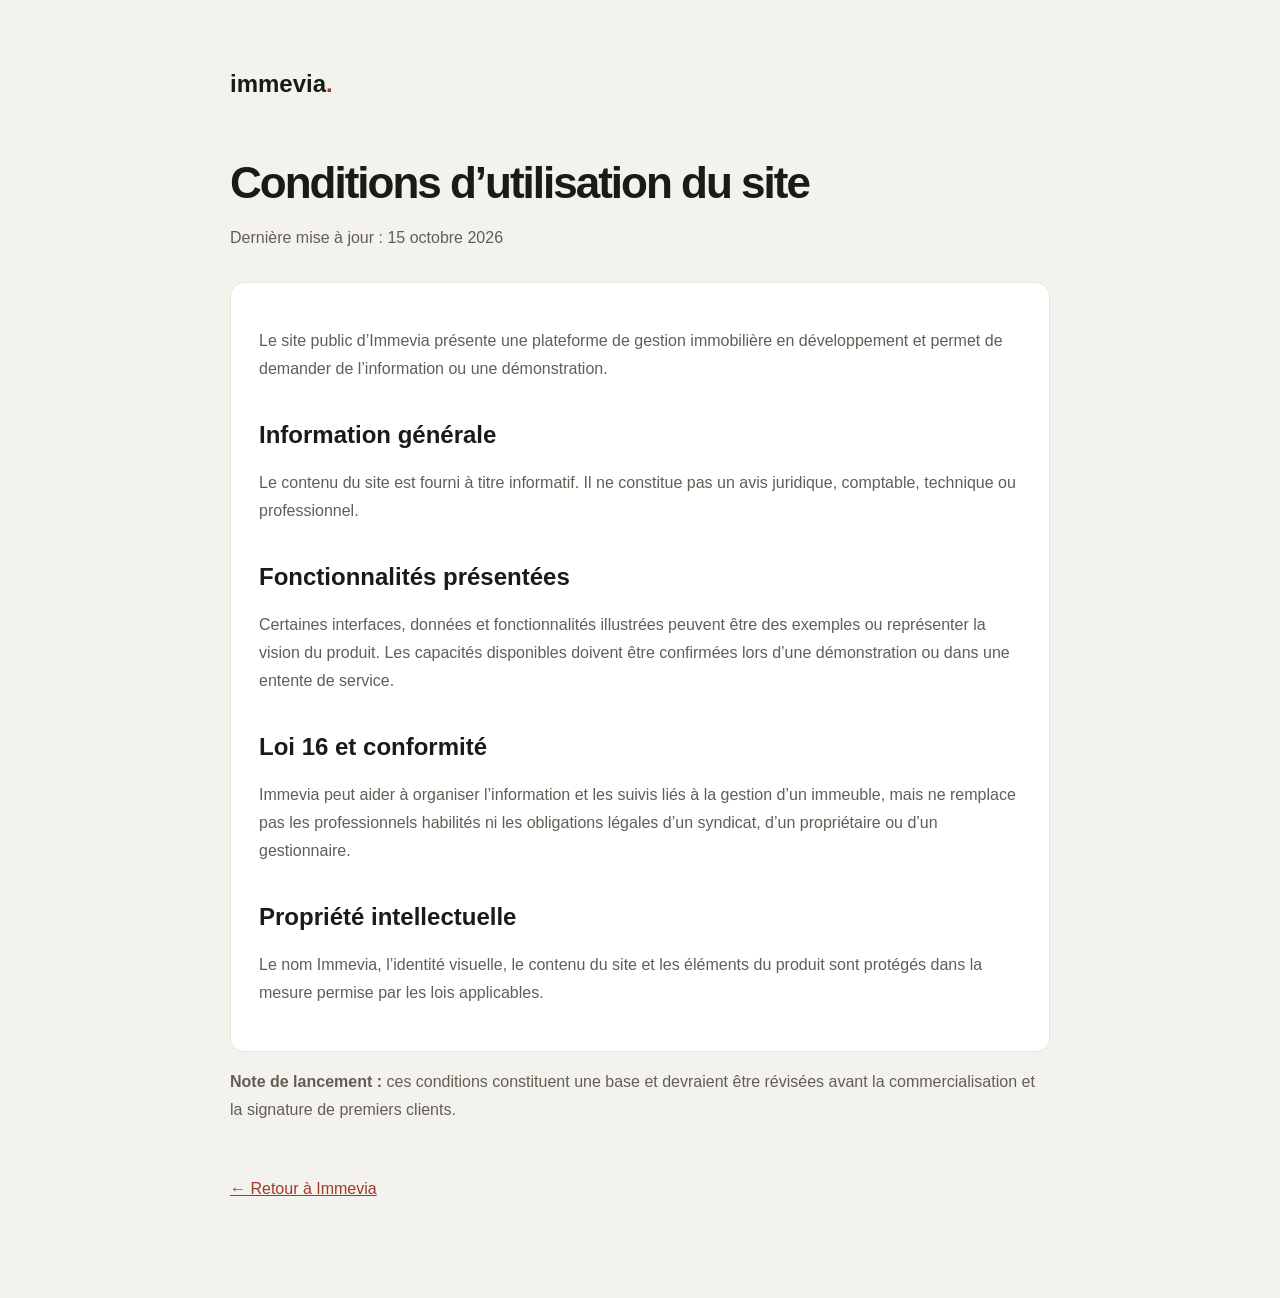
<file: conditions.html>
<!doctype html><html lang="fr"><head><meta charset="utf-8"><meta name="viewport" content="width=device-width,initial-scale=1"><title>Conditions — Immevia</title><meta name="robots" content="noindex,follow"><link rel="icon" href="/favicon.svg"><style>body{margin:0;font-family:Inter,-apple-system,BlinkMacSystemFont,"Segoe UI",sans-serif;background:#F4F2ED;color:#1B1A17}main{max-width:820px;margin:auto;padding:70px 24px 100px}a{color:#9E3B2C}.brand{font-weight:800;font-size:24px;text-decoration:none;color:#1B1A17}.brand span{color:#9E3B2C}h1{font-size:44px;letter-spacing:-2px;margin:60px 0 12px}h2{margin-top:38px}p,li{line-height:1.75;color:#615E55}.box{background:#fff;border:1px solid #EAE6DC;border-radius:14px;padding:28px;margin-top:30px}.back{display:inline-block;margin-top:40px}</style></head><body><main><a class="brand" href="/">immevia<span>.</span></a><h1>Conditions d’utilisation du site</h1><p>Dernière mise à jour : 15 octobre 2026</p><div class="box"><p>Le site public d’Immevia présente une plateforme de gestion immobilière en développement et permet de demander de l’information ou une démonstration.</p><h2>Information générale</h2><p>Le contenu du site est fourni à titre informatif. Il ne constitue pas un avis juridique, comptable, technique ou professionnel.</p><h2>Fonctionnalités présentées</h2><p>Certaines interfaces, données et fonctionnalités illustrées peuvent être des exemples ou représenter la vision du produit. Les capacités disponibles doivent être confirmées lors d’une démonstration ou dans une entente de service.</p><h2>Loi 16 et conformité</h2><p>Immevia peut aider à organiser l’information et les suivis liés à la gestion d’un immeuble, mais ne remplace pas les professionnels habilités ni les obligations légales d’un syndicat, d’un propriétaire ou d’un gestionnaire.</p><h2>Propriété intellectuelle</h2><p>Le nom Immevia, l’identité visuelle, le contenu du site et les éléments du produit sont protégés dans la mesure permise par les lois applicables.</p></div><p><strong>Note de lancement :</strong> ces conditions constituent une base et devraient être révisées avant la commercialisation et la signature de premiers clients.</p><a class="back" href="/">← Retour à Immevia</a></main></body></html>
</file>
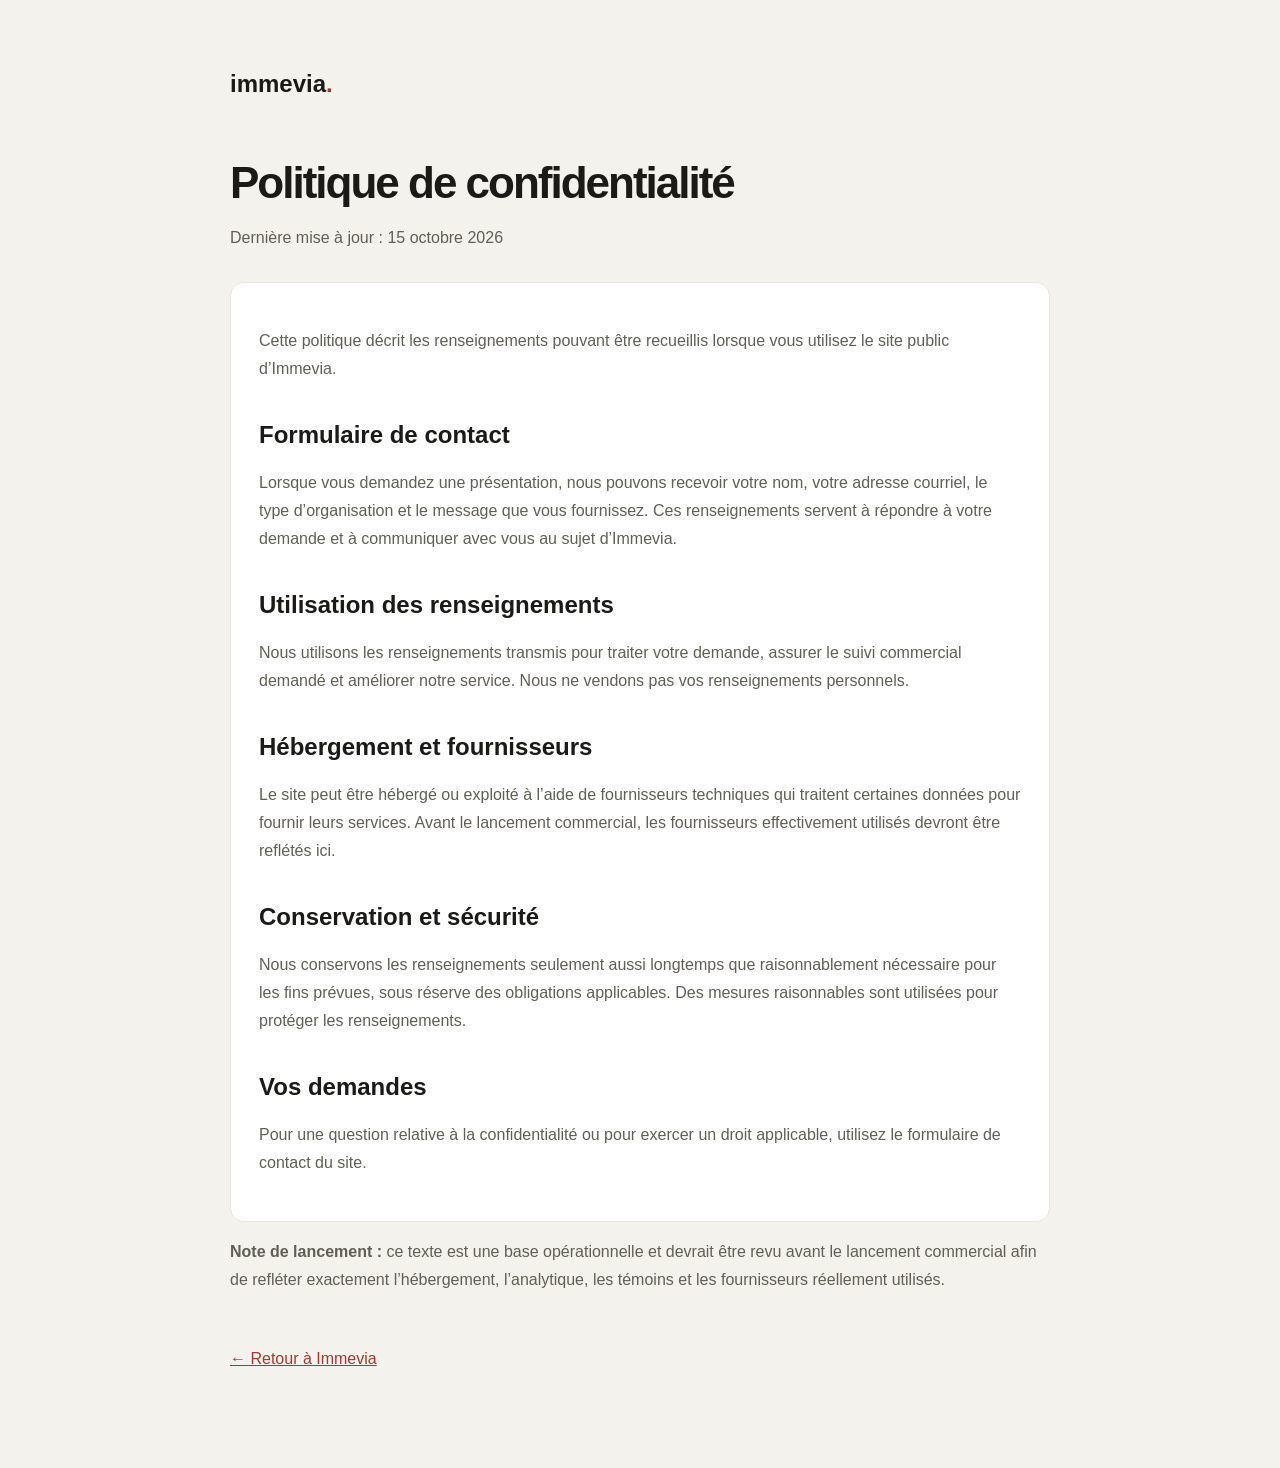
<file: confidentialite.html>
<!doctype html><html lang="fr"><head><meta charset="utf-8"><meta name="viewport" content="width=device-width,initial-scale=1"><title>Confidentialité — Immevia</title><meta name="robots" content="noindex,follow"><link rel="icon" href="/favicon.svg"><style>body{margin:0;font-family:Inter,-apple-system,BlinkMacSystemFont,"Segoe UI",sans-serif;background:#F4F2ED;color:#1B1A17}main{max-width:820px;margin:auto;padding:70px 24px 100px}a{color:#9E3B2C}.brand{font-weight:800;font-size:24px;text-decoration:none;color:#1B1A17}.brand span{color:#9E3B2C}h1{font-size:44px;letter-spacing:-2px;margin:60px 0 12px}h2{margin-top:38px}p,li{line-height:1.75;color:#615E55}.box{background:#fff;border:1px solid #EAE6DC;border-radius:14px;padding:28px;margin-top:30px}.back{display:inline-block;margin-top:40px}</style></head><body><main><a class="brand" href="/">immevia<span>.</span></a><h1>Politique de confidentialité</h1><p>Dernière mise à jour : 15 octobre 2026</p><div class="box"><p>Cette politique décrit les renseignements pouvant être recueillis lorsque vous utilisez le site public d’Immevia.</p><h2>Formulaire de contact</h2><p>Lorsque vous demandez une présentation, nous pouvons recevoir votre nom, votre adresse courriel, le type d’organisation et le message que vous fournissez. Ces renseignements servent à répondre à votre demande et à communiquer avec vous au sujet d’Immevia.</p><h2>Utilisation des renseignements</h2><p>Nous utilisons les renseignements transmis pour traiter votre demande, assurer le suivi commercial demandé et améliorer notre service. Nous ne vendons pas vos renseignements personnels.</p><h2>Hébergement et fournisseurs</h2><p>Le site peut être hébergé ou exploité à l’aide de fournisseurs techniques qui traitent certaines données pour fournir leurs services. Avant le lancement commercial, les fournisseurs effectivement utilisés devront être reflétés ici.</p><h2>Conservation et sécurité</h2><p>Nous conservons les renseignements seulement aussi longtemps que raisonnablement nécessaire pour les fins prévues, sous réserve des obligations applicables. Des mesures raisonnables sont utilisées pour protéger les renseignements.</p><h2>Vos demandes</h2><p>Pour une question relative à la confidentialité ou pour exercer un droit applicable, utilisez le formulaire de contact du site.</p></div><p><strong>Note de lancement :</strong> ce texte est une base opérationnelle et devrait être revu avant le lancement commercial afin de refléter exactement l’hébergement, l’analytique, les témoins et les fournisseurs réellement utilisés.</p><a class="back" href="/">← Retour à Immevia</a></main></body></html>
</file>
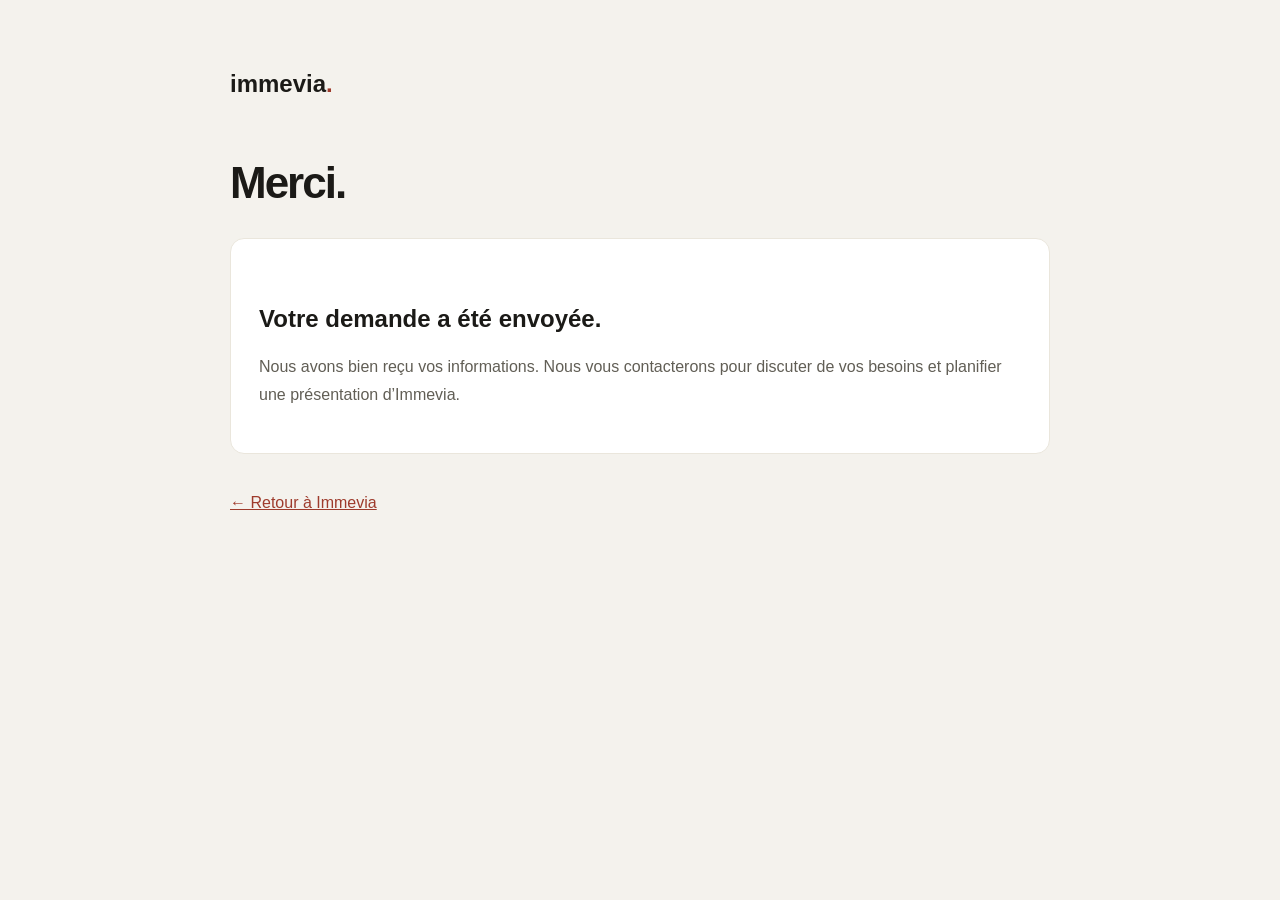
<file: merci.html>
<!doctype html><html lang="fr"><head><meta charset="utf-8"><meta name="viewport" content="width=device-width,initial-scale=1"><meta name="robots" content="noindex"><title>Merci — Immevia</title><link rel="icon" href="/favicon.svg"><style>body{margin:0;font-family:Inter,-apple-system,BlinkMacSystemFont,"Segoe UI",sans-serif;background:#F4F2ED;color:#1B1A17}main{max-width:820px;margin:auto;padding:70px 24px 100px}a{color:#9E3B2C}.brand{font-weight:800;font-size:24px;text-decoration:none;color:#1B1A17}.brand span{color:#9E3B2C}h1{font-size:44px;letter-spacing:-2px;margin:60px 0 12px}h2{margin-top:38px}p,li{line-height:1.75;color:#615E55}.box{background:#fff;border:1px solid #EAE6DC;border-radius:14px;padding:28px;margin-top:30px}.back{display:inline-block;margin-top:40px}</style></head><body><main><a class="brand" href="/">immevia<span>.</span></a><h1>Merci.</h1><div class="box"><h2>Votre demande a été envoyée.</h2><p>Nous avons bien reçu vos informations. Nous vous contacterons pour discuter de vos besoins et planifier une présentation d’Immevia.</p></div><a class="back" href="/">← Retour à Immevia</a></main></body></html>
</file>
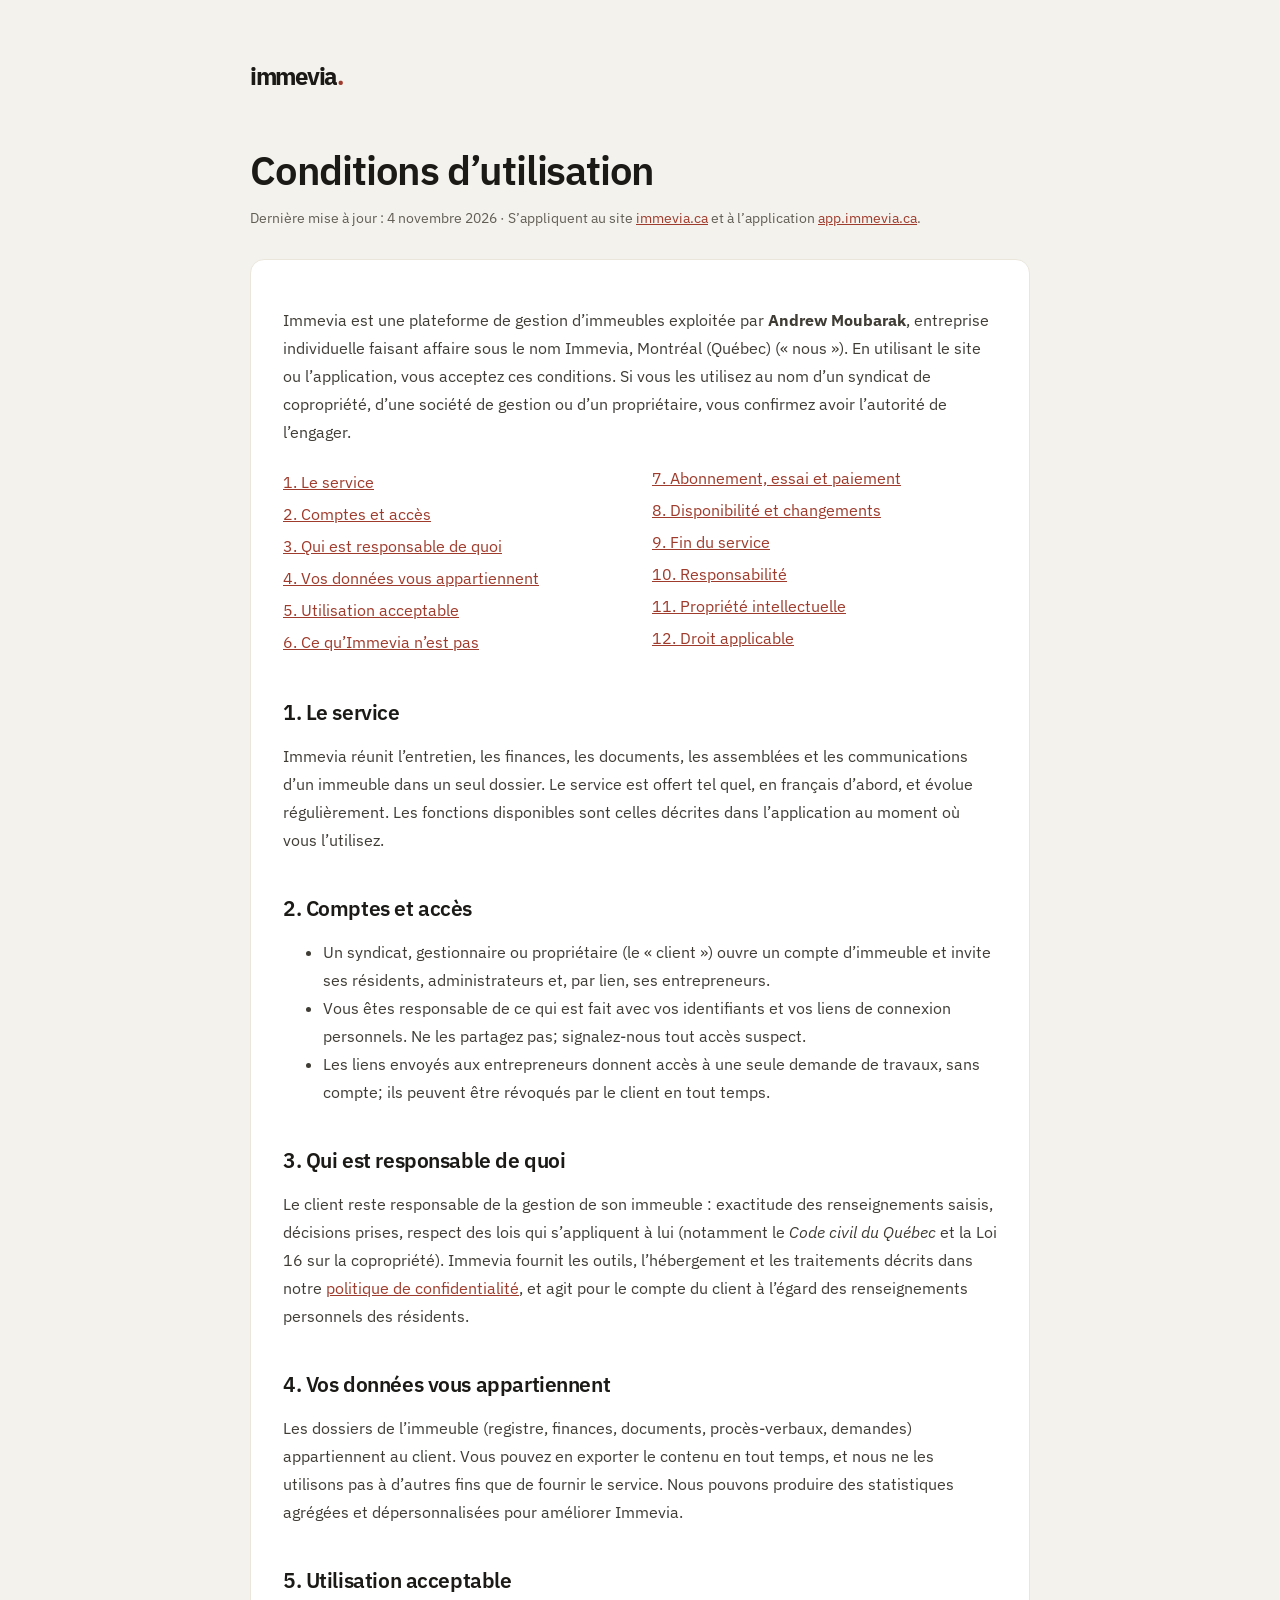
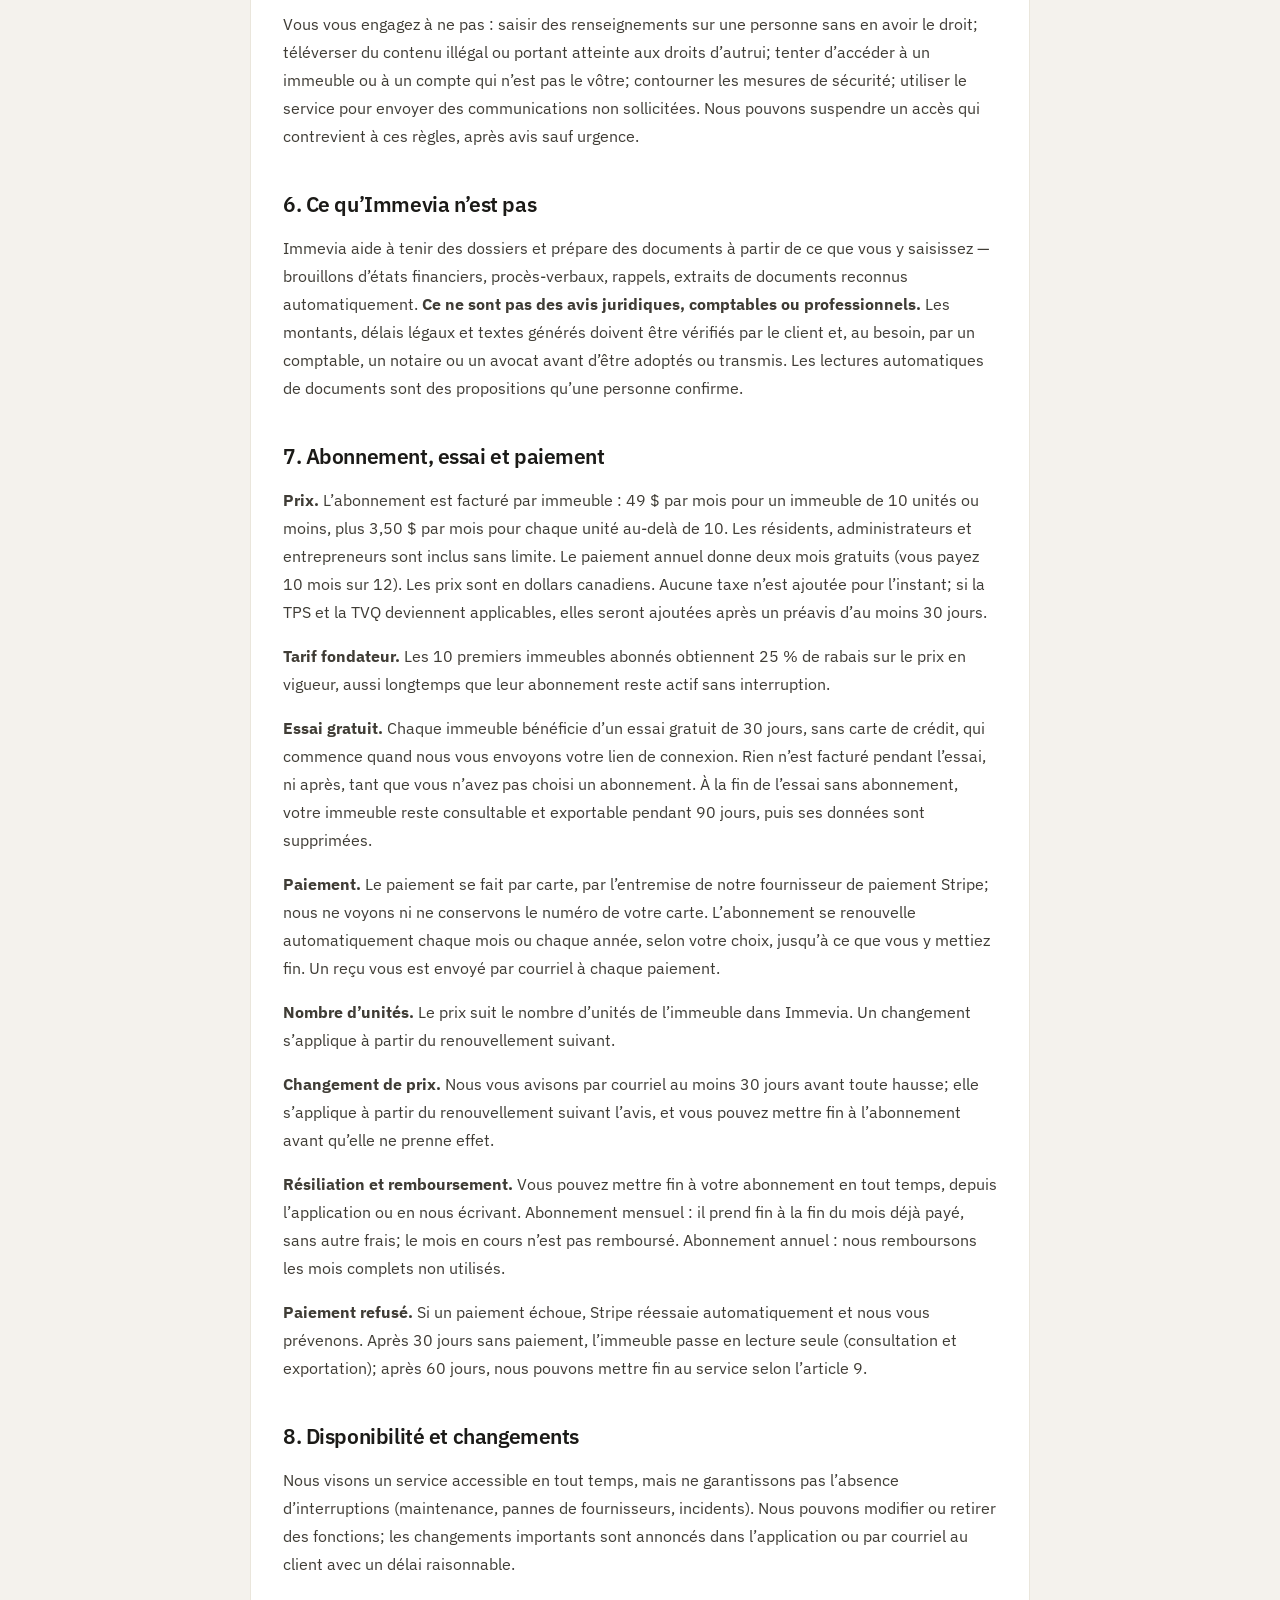
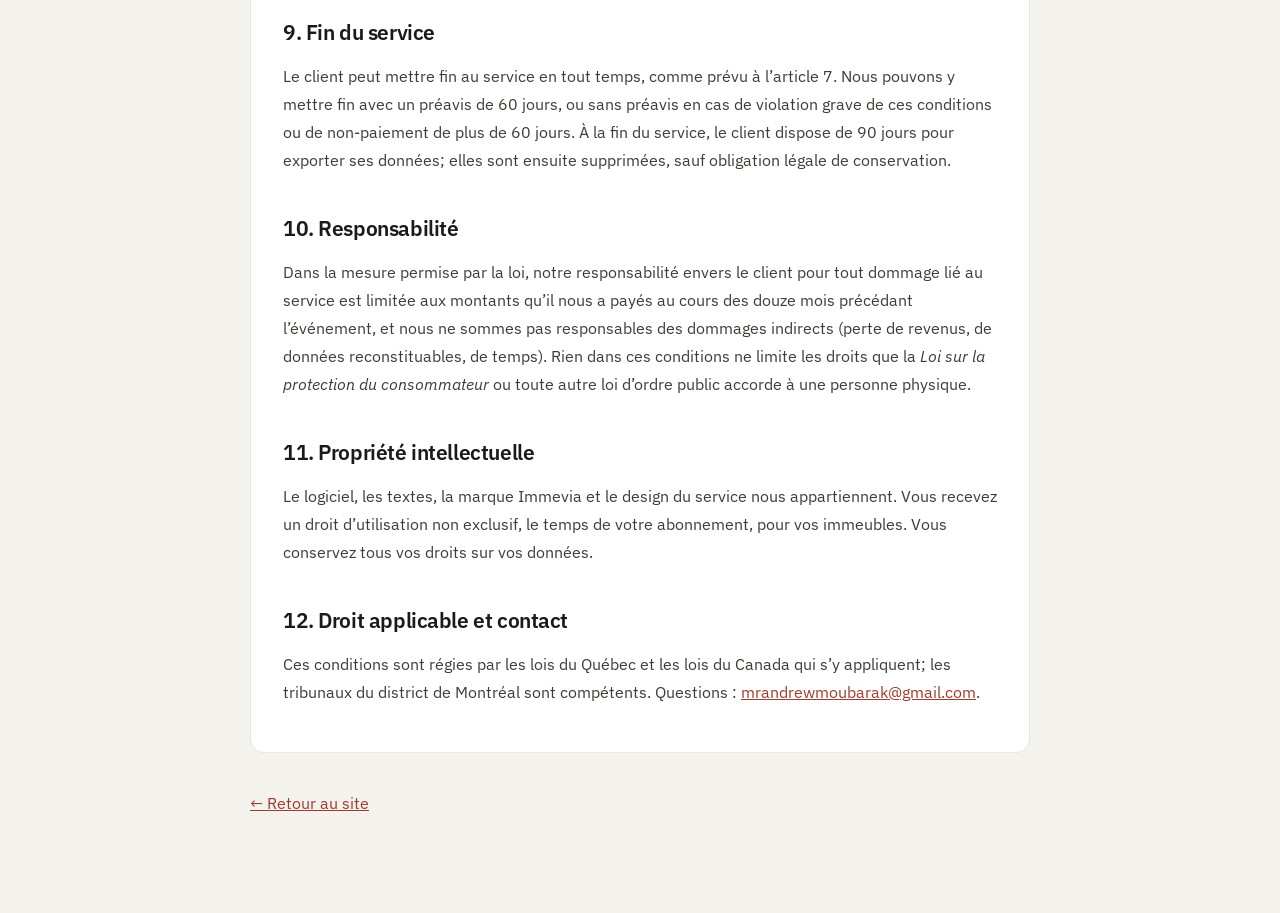
<file: static/conditions.html>
<!doctype html><html lang="fr"><head><meta charset="utf-8"><meta name="viewport" content="width=device-width,initial-scale=1"><title>Conditions d’utilisation — Immevia</title><meta name="description" content="Les conditions d’utilisation du site immevia.ca et de l’application Immevia."><link rel="canonical" href="https://immevia.ca/conditions.html"><link rel="icon" href="/favicon.svg"><link rel="preconnect" href="https://fonts.googleapis.com"><link rel="preconnect" href="https://fonts.gstatic.com" crossorigin><link rel="stylesheet" href="https://fonts.googleapis.com/css2?family=IBM+Plex+Sans:wght@400;500;600&display=swap"><style>body{margin:0;font-family:"IBM Plex Sans",-apple-system,BlinkMacSystemFont,"Segoe UI",sans-serif;background:#F4F2ED;color:#1B1A17;-webkit-font-smoothing:antialiased}main{max-width:780px;margin:auto;padding:60px 24px 100px}a{color:#9E3B2C}.brand{font-weight:800;font-size:24px;text-decoration:none;color:#1B1A17;letter-spacing:-1.3px}.brand span{color:#9E3B2C}h1{font-size:40px;letter-spacing:-.03em;line-height:1.1;margin:56px 0 10px;font-weight:600}h2{font-size:21px;letter-spacing:-.02em;margin:40px 0 10px;font-weight:600}p,li{line-height:1.75;color:#3F3C35;font-size:16px}.meta{color:#615E55;font-size:14px}.box{background:#fff;border:1px solid #EAE6DC;border-radius:14px;padding:30px 32px;margin-top:28px}.toc{margin:18px 0 0;padding:0;list-style:none;columns:2;gap:24px;font-size:14px}.toc li{margin:4px 0}.back{display:inline-block;margin-top:40px}@media(max-width:600px){h1{font-size:32px}.box{padding:22px 18px}.toc{columns:1}}</style></head>
<body><main>
<a class="brand" href="/">immevia<span>.</span></a>
<h1>Conditions d’utilisation</h1>
<p class="meta">Dernière mise à jour : 4 novembre 2026 · S’appliquent au site <a href="https://immevia.ca">immevia.ca</a> et à l’application <a href="https://app.immevia.ca">app.immevia.ca</a>.</p>

<div class="box">
<p>Immevia est une plateforme de gestion d’immeubles exploitée par <strong>Andrew Moubarak</strong>, entreprise individuelle faisant affaire sous le nom Immevia, Montréal (Québec) (« nous »). En utilisant le site ou l’application, vous acceptez ces conditions. Si vous les utilisez au nom d’un syndicat de copropriété, d’une société de gestion ou d’un propriétaire, vous confirmez avoir l’autorité de l’engager.</p>
<ul class="toc">
<li><a href="#service">1. Le service</a></li>
<li><a href="#comptes">2. Comptes et accès</a></li>
<li><a href="#roles">3. Qui est responsable de quoi</a></li>
<li><a href="#donnees">4. Vos données vous appartiennent</a></li>
<li><a href="#usage">5. Utilisation acceptable</a></li>
<li><a href="#conseils">6. Ce qu’Immevia n’est pas</a></li>
<li><a href="#tarifs">7. Abonnement, essai et paiement</a></li>
<li><a href="#disponibilite">8. Disponibilité et changements</a></li>
<li><a href="#fin">9. Fin du service</a></li>
<li><a href="#responsabilite">10. Responsabilité</a></li>
<li><a href="#pi">11. Propriété intellectuelle</a></li>
<li><a href="#droit">12. Droit applicable</a></li>
</ul>

<h2 id="service">1. Le service</h2>
<p>Immevia réunit l’entretien, les finances, les documents, les assemblées et les communications d’un immeuble dans un seul dossier. Le service est offert tel quel, en français d’abord, et évolue régulièrement. Les fonctions disponibles sont celles décrites dans l’application au moment où vous l’utilisez.</p>

<h2 id="comptes">2. Comptes et accès</h2>
<ul>
<li>Un syndicat, gestionnaire ou propriétaire (le « client ») ouvre un compte d’immeuble et invite ses résidents, administrateurs et, par lien, ses entrepreneurs.</li>
<li>Vous êtes responsable de ce qui est fait avec vos identifiants et vos liens de connexion personnels. Ne les partagez pas; signalez-nous tout accès suspect.</li>
<li>Les liens envoyés aux entrepreneurs donnent accès à une seule demande de travaux, sans compte; ils peuvent être révoqués par le client en tout temps.</li>
</ul>

<h2 id="roles">3. Qui est responsable de quoi</h2>
<p>Le client reste responsable de la gestion de son immeuble : exactitude des renseignements saisis, décisions prises, respect des lois qui s’appliquent à lui (notamment le <em>Code civil du Québec</em> et la Loi 16 sur la copropriété). Immevia fournit les outils, l’hébergement et les traitements décrits dans notre <a href="/confidentialite.html">politique de confidentialité</a>, et agit pour le compte du client à l’égard des renseignements personnels des résidents.</p>

<h2 id="donnees">4. Vos données vous appartiennent</h2>
<p>Les dossiers de l’immeuble (registre, finances, documents, procès-verbaux, demandes) appartiennent au client. Vous pouvez en exporter le contenu en tout temps, et nous ne les utilisons pas à d’autres fins que de fournir le service. Nous pouvons produire des statistiques agrégées et dépersonnalisées pour améliorer Immevia.</p>

<h2 id="usage">5. Utilisation acceptable</h2>
<p>Vous vous engagez à ne pas : saisir des renseignements sur une personne sans en avoir le droit; téléverser du contenu illégal ou portant atteinte aux droits d’autrui; tenter d’accéder à un immeuble ou à un compte qui n’est pas le vôtre; contourner les mesures de sécurité; utiliser le service pour envoyer des communications non sollicitées. Nous pouvons suspendre un accès qui contrevient à ces règles, après avis sauf urgence.</p>

<h2 id="conseils">6. Ce qu’Immevia n’est pas</h2>
<p>Immevia aide à tenir des dossiers et prépare des documents à partir de ce que vous y saisissez — brouillons d’états financiers, procès-verbaux, rappels, extraits de documents reconnus automatiquement. <strong>Ce ne sont pas des avis juridiques, comptables ou professionnels.</strong> Les montants, délais légaux et textes générés doivent être vérifiés par le client et, au besoin, par un comptable, un notaire ou un avocat avant d’être adoptés ou transmis. Les lectures automatiques de documents sont des propositions qu’une personne confirme.</p>

<h2 id="tarifs">7. Abonnement, essai et paiement</h2>
<p><strong>Prix.</strong> L’abonnement est facturé par immeuble : 49 $ par mois pour un immeuble de 10 unités ou moins, plus 3,50 $ par mois pour chaque unité au-delà de 10. Les résidents, administrateurs et entrepreneurs sont inclus sans limite. Le paiement annuel donne deux mois gratuits (vous payez 10 mois sur 12). Les prix sont en dollars canadiens. Aucune taxe n’est ajoutée pour l’instant; si la TPS et la TVQ deviennent applicables, elles seront ajoutées après un préavis d’au moins 30 jours.</p>
<p><strong>Tarif fondateur.</strong> Les 10 premiers immeubles abonnés obtiennent 25 % de rabais sur le prix en vigueur, aussi longtemps que leur abonnement reste actif sans interruption.</p>
<p><strong>Essai gratuit.</strong> Chaque immeuble bénéficie d’un essai gratuit de 30 jours, sans carte de crédit, qui commence quand nous vous envoyons votre lien de connexion. Rien n’est facturé pendant l’essai, ni après, tant que vous n’avez pas choisi un abonnement. À la fin de l’essai sans abonnement, votre immeuble reste consultable et exportable pendant 90 jours, puis ses données sont supprimées.</p>
<p><strong>Paiement.</strong> Le paiement se fait par carte, par l’entremise de notre fournisseur de paiement Stripe; nous ne voyons ni ne conservons le numéro de votre carte. L’abonnement se renouvelle automatiquement chaque mois ou chaque année, selon votre choix, jusqu’à ce que vous y mettiez fin. Un reçu vous est envoyé par courriel à chaque paiement.</p>
<p><strong>Nombre d’unités.</strong> Le prix suit le nombre d’unités de l’immeuble dans Immevia. Un changement s’applique à partir du renouvellement suivant.</p>
<p><strong>Changement de prix.</strong> Nous vous avisons par courriel au moins 30 jours avant toute hausse; elle s’applique à partir du renouvellement suivant l’avis, et vous pouvez mettre fin à l’abonnement avant qu’elle ne prenne effet.</p>
<p><strong>Résiliation et remboursement.</strong> Vous pouvez mettre fin à votre abonnement en tout temps, depuis l’application ou en nous écrivant. Abonnement mensuel : il prend fin à la fin du mois déjà payé, sans autre frais; le mois en cours n’est pas remboursé. Abonnement annuel : nous remboursons les mois complets non utilisés.</p>
<p><strong>Paiement refusé.</strong> Si un paiement échoue, Stripe réessaie automatiquement et nous vous prévenons. Après 30 jours sans paiement, l’immeuble passe en lecture seule (consultation et exportation); après 60 jours, nous pouvons mettre fin au service selon l’article 9.</p>

<h2 id="disponibilite">8. Disponibilité et changements</h2>
<p>Nous visons un service accessible en tout temps, mais ne garantissons pas l’absence d’interruptions (maintenance, pannes de fournisseurs, incidents). Nous pouvons modifier ou retirer des fonctions; les changements importants sont annoncés dans l’application ou par courriel au client avec un délai raisonnable.</p>

<h2 id="fin">9. Fin du service</h2>
<p>Le client peut mettre fin au service en tout temps, comme prévu à l’article 7. Nous pouvons y mettre fin avec un préavis de 60 jours, ou sans préavis en cas de violation grave de ces conditions ou de non-paiement de plus de 60 jours. À la fin du service, le client dispose de 90 jours pour exporter ses données; elles sont ensuite supprimées, sauf obligation légale de conservation.</p>

<h2 id="responsabilite">10. Responsabilité</h2>
<p>Dans la mesure permise par la loi, notre responsabilité envers le client pour tout dommage lié au service est limitée aux montants qu’il nous a payés au cours des douze mois précédant l’événement, et nous ne sommes pas responsables des dommages indirects (perte de revenus, de données reconstituables, de temps). Rien dans ces conditions ne limite les droits que la <em>Loi sur la protection du consommateur</em> ou toute autre loi d’ordre public accorde à une personne physique.</p>

<h2 id="pi">11. Propriété intellectuelle</h2>
<p>Le logiciel, les textes, la marque Immevia et le design du service nous appartiennent. Vous recevez un droit d’utilisation non exclusif, le temps de votre abonnement, pour vos immeubles. Vous conservez tous vos droits sur vos données.</p>

<h2 id="droit">12. Droit applicable et contact</h2>
<p>Ces conditions sont régies par les lois du Québec et les lois du Canada qui s’y appliquent; les tribunaux du district de Montréal sont compétents. Questions : <a href="mailto:mrandrewmoubarak@gmail.com">mrandrewmoubarak@gmail.com</a>.</p>
</div>

<a class="back" href="/">← Retour au site</a>
</main></body></html>
</file>
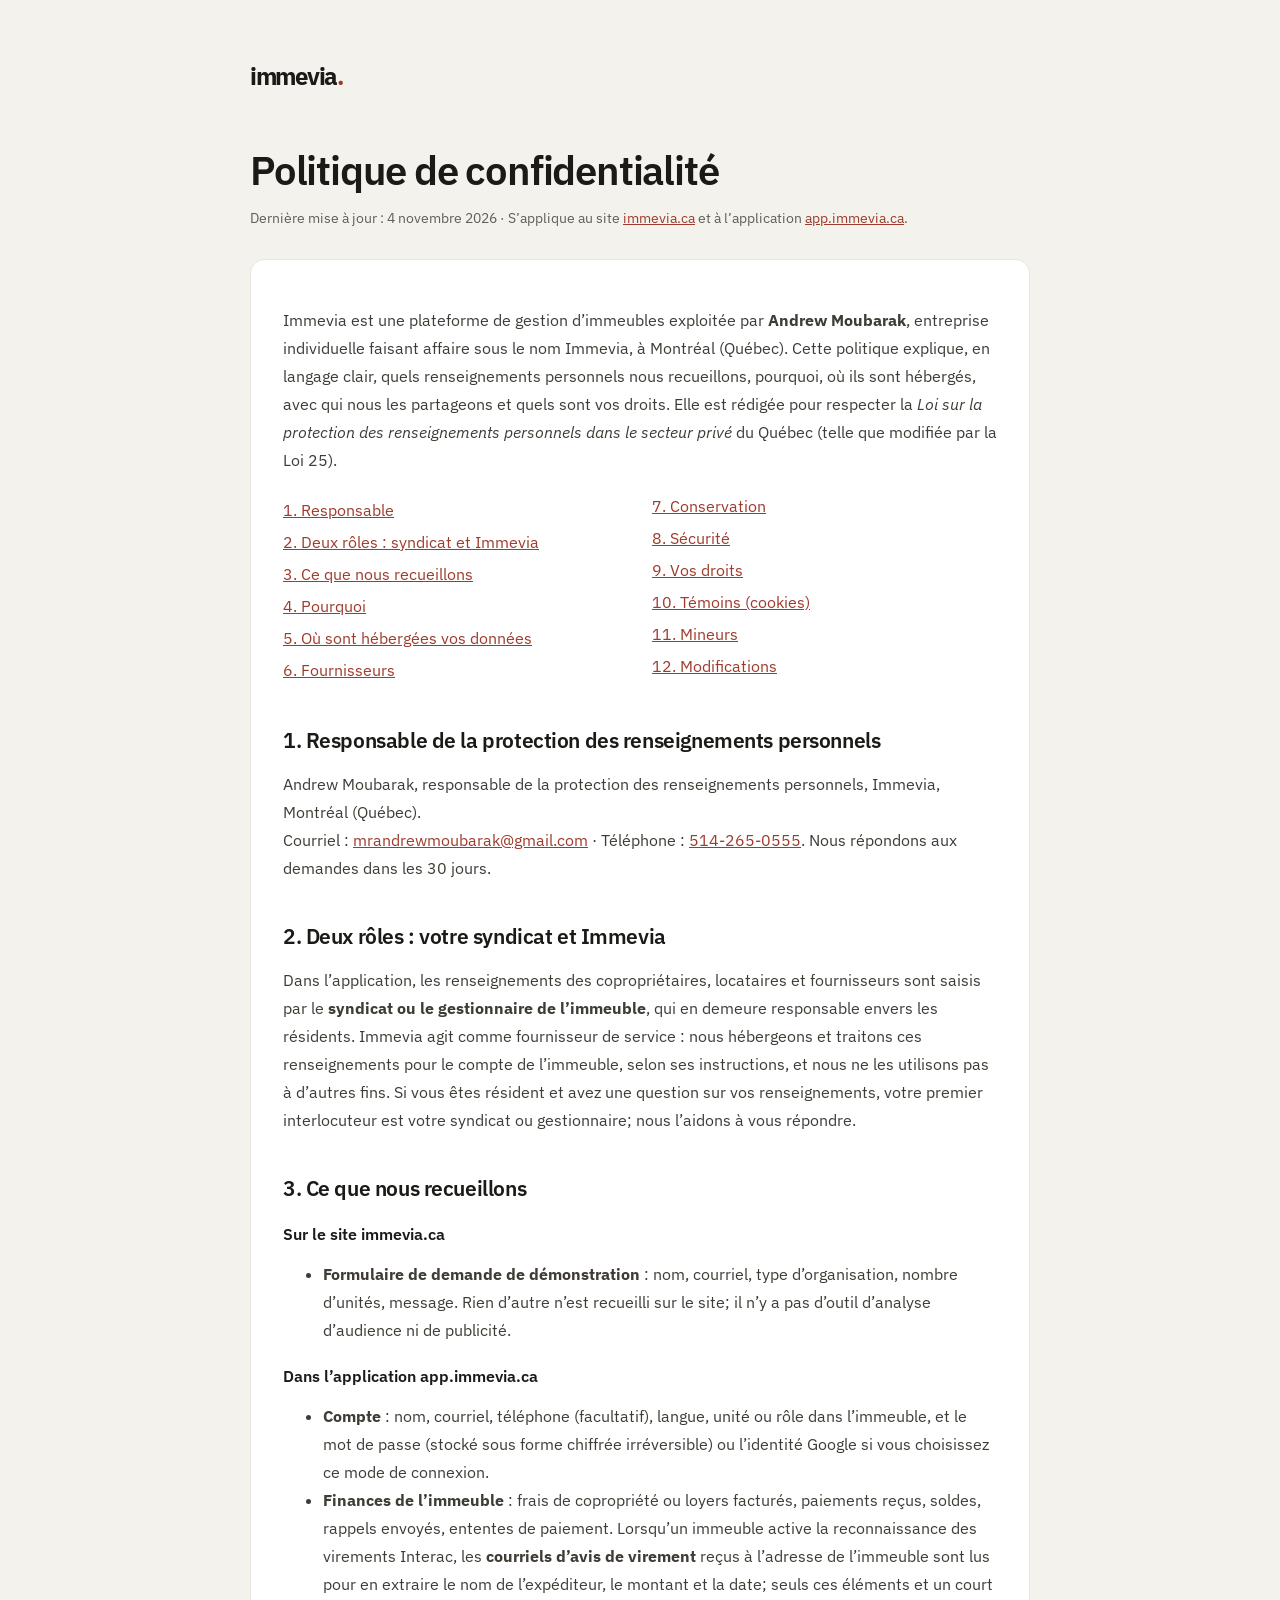
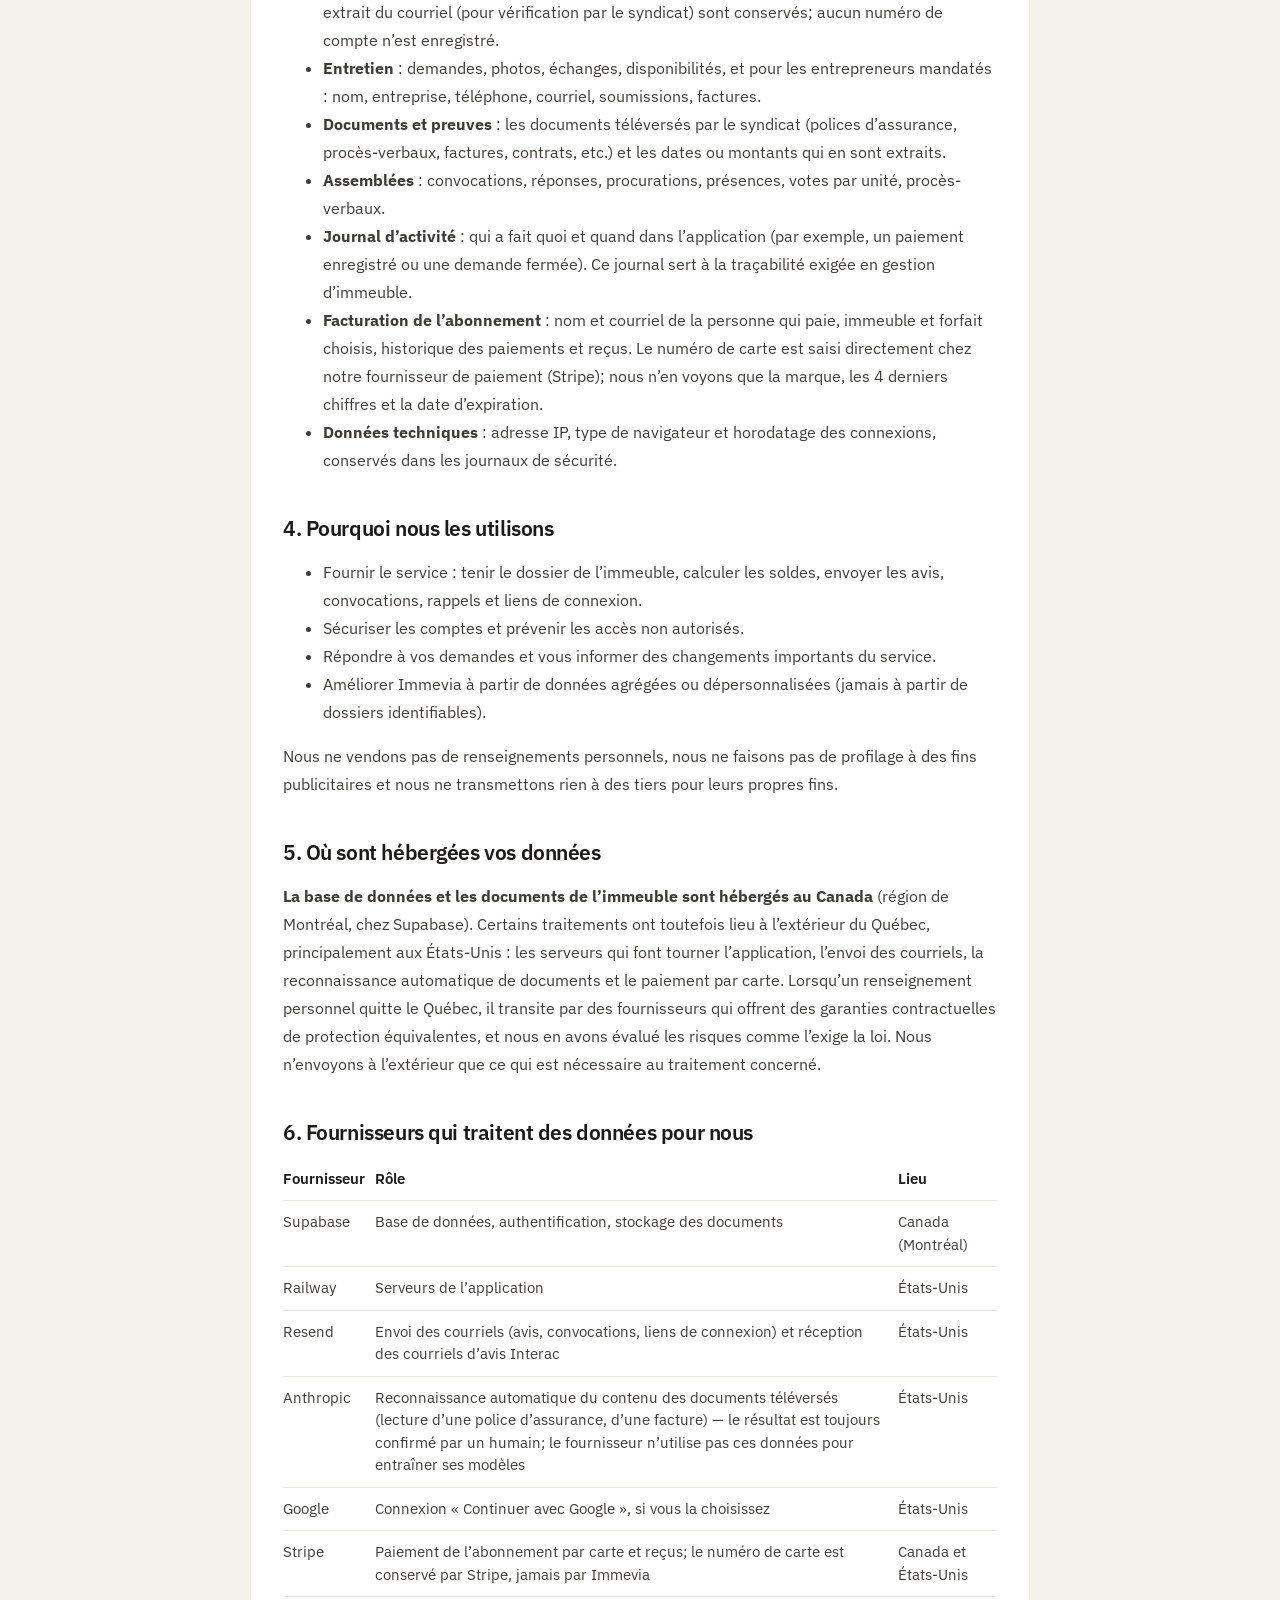
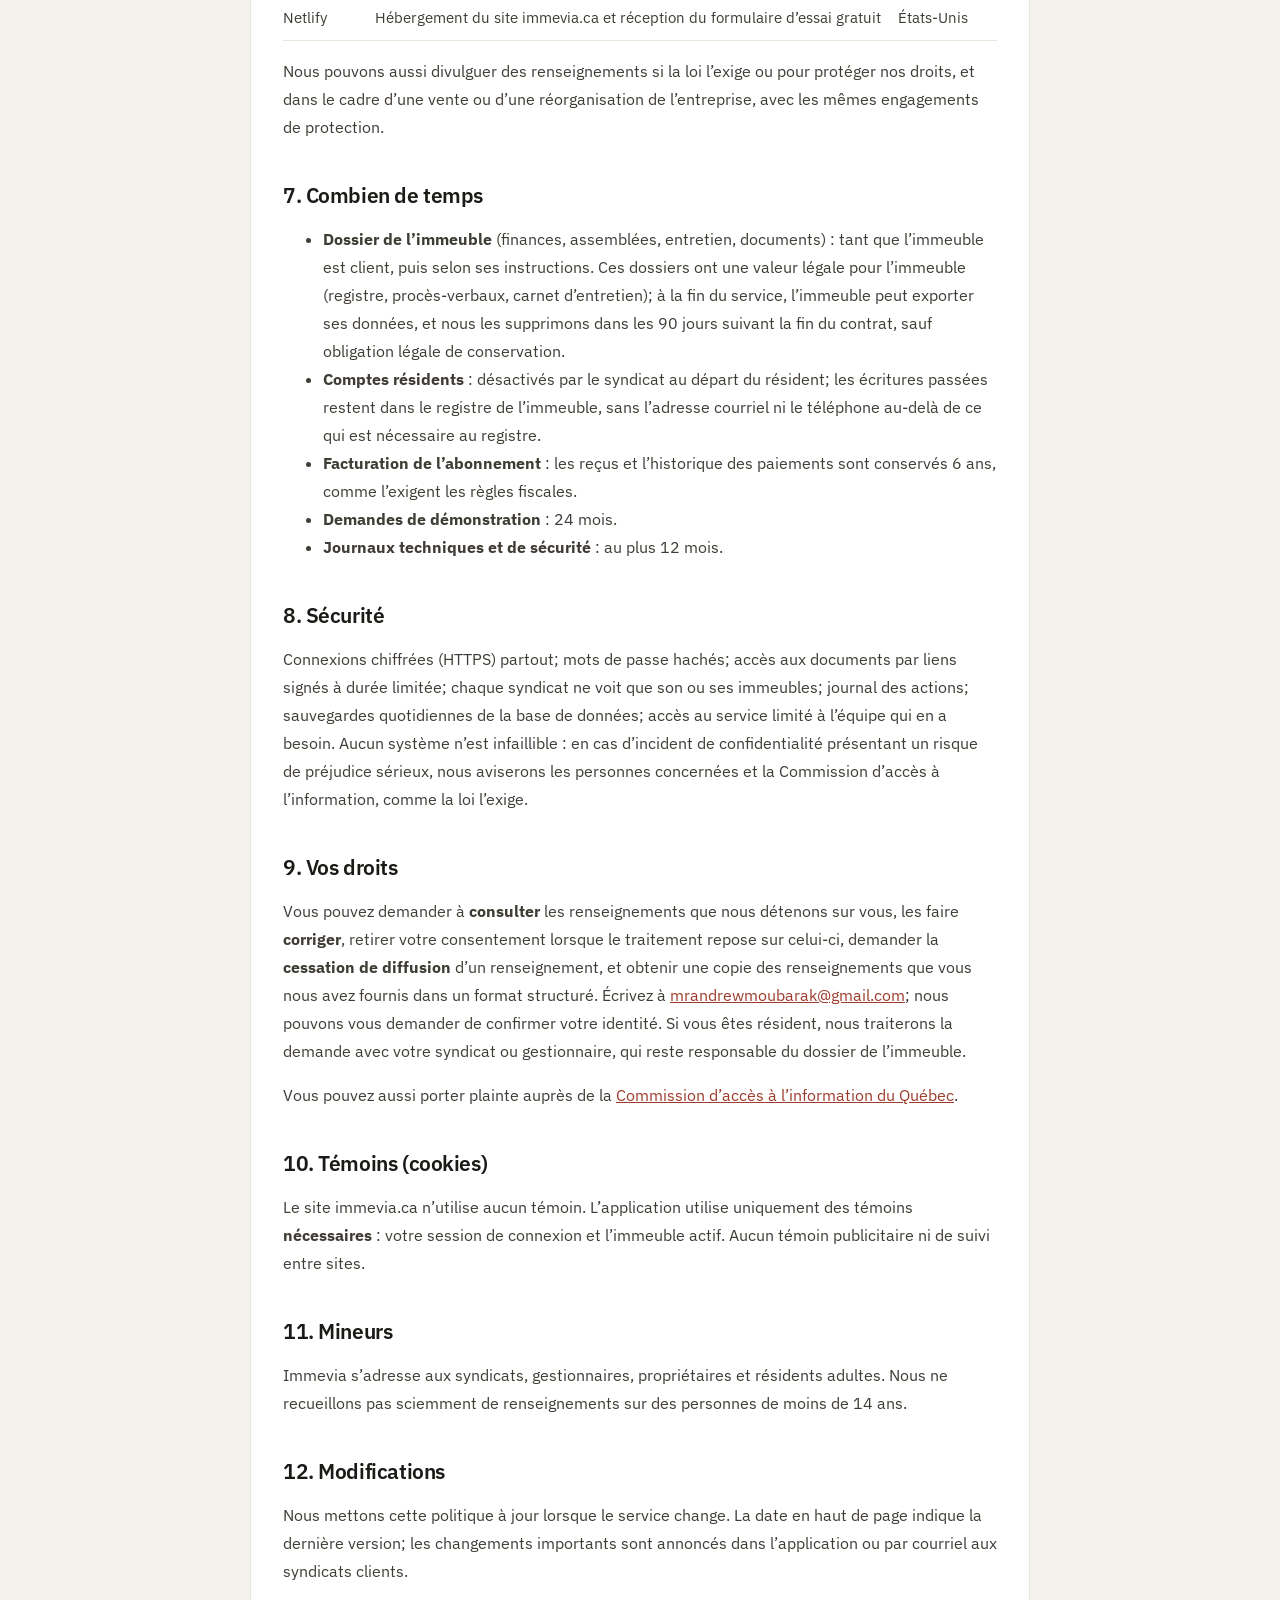
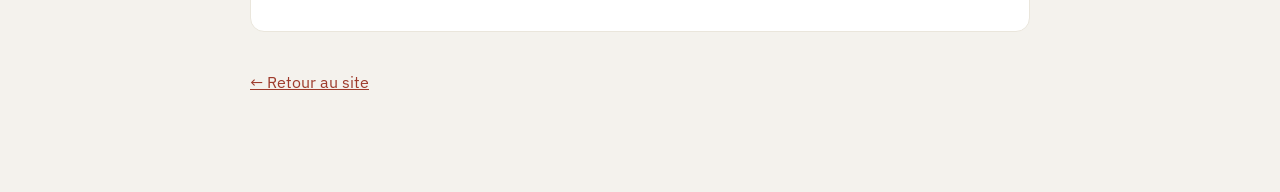
<file: static/confidentialite.html>
<!doctype html><html lang="fr"><head><meta charset="utf-8"><meta name="viewport" content="width=device-width,initial-scale=1"><title>Politique de confidentialité — Immevia</title><meta name="description" content="Quels renseignements Immevia recueille, pourquoi, où ils sont hébergés, et vos droits (Loi 25, Québec)."><link rel="canonical" href="https://immevia.ca/confidentialite.html"><link rel="icon" href="/favicon.svg"><link rel="preconnect" href="https://fonts.googleapis.com"><link rel="preconnect" href="https://fonts.gstatic.com" crossorigin><link rel="stylesheet" href="https://fonts.googleapis.com/css2?family=IBM+Plex+Sans:wght@400;500;600&display=swap"><style>body{margin:0;font-family:"IBM Plex Sans",-apple-system,BlinkMacSystemFont,"Segoe UI",sans-serif;background:#F4F2ED;color:#1B1A17;-webkit-font-smoothing:antialiased}main{max-width:780px;margin:auto;padding:60px 24px 100px}a{color:#9E3B2C}.brand{font-weight:800;font-size:24px;text-decoration:none;color:#1B1A17;letter-spacing:-1.3px}.brand span{color:#9E3B2C}h1{font-size:40px;letter-spacing:-.03em;line-height:1.1;margin:56px 0 10px;font-weight:600}h2{font-size:21px;letter-spacing:-.02em;margin:40px 0 10px;font-weight:600}h3{font-size:16px;margin:22px 0 6px;font-weight:600}p,li{line-height:1.75;color:#3F3C35;font-size:16px}.meta{color:#615E55;font-size:14px}.box{background:#fff;border:1px solid #EAE6DC;border-radius:14px;padding:30px 32px;margin-top:28px}table{border-collapse:collapse;width:100%;margin:12px 0 4px;font-size:15px}th,td{text-align:left;vertical-align:top;padding:10px 10px 10px 0;border-bottom:1px solid #EAE6DC;line-height:1.5}th{font-weight:600;color:#1B1A17}td{color:#3F3C35}.toc{margin:18px 0 0;padding:0;list-style:none;columns:2;gap:24px;font-size:14px}.toc li{margin:4px 0}.back{display:inline-block;margin-top:40px}@media(max-width:600px){h1{font-size:32px}.box{padding:22px 18px}.toc{columns:1}table{font-size:14px}}</style></head>
<body><main>
<a class="brand" href="/">immevia<span>.</span></a>
<h1>Politique de confidentialité</h1>
<p class="meta">Dernière mise à jour : 4 novembre 2026 · S’applique au site <a href="https://immevia.ca">immevia.ca</a> et à l’application <a href="https://app.immevia.ca">app.immevia.ca</a>.</p>

<div class="box">
<p>Immevia est une plateforme de gestion d’immeubles exploitée par <strong>Andrew Moubarak</strong>, entreprise individuelle faisant affaire sous le nom Immevia, à Montréal (Québec). Cette politique explique, en langage clair, quels renseignements personnels nous recueillons, pourquoi, où ils sont hébergés, avec qui nous les partageons et quels sont vos droits. Elle est rédigée pour respecter la <em>Loi sur la protection des renseignements personnels dans le secteur privé</em> du Québec (telle que modifiée par la Loi 25).</p>
<ul class="toc">
<li><a href="#responsable">1. Responsable</a></li>
<li><a href="#roles">2. Deux rôles : syndicat et Immevia</a></li>
<li><a href="#collecte">3. Ce que nous recueillons</a></li>
<li><a href="#usage">4. Pourquoi</a></li>
<li><a href="#hebergement">5. Où sont hébergées vos données</a></li>
<li><a href="#fournisseurs">6. Fournisseurs</a></li>
<li><a href="#conservation">7. Conservation</a></li>
<li><a href="#securite">8. Sécurité</a></li>
<li><a href="#droits">9. Vos droits</a></li>
<li><a href="#cookies">10. Témoins (cookies)</a></li>
<li><a href="#mineurs">11. Mineurs</a></li>
<li><a href="#changements">12. Modifications</a></li>
</ul>

<h2 id="responsable">1. Responsable de la protection des renseignements personnels</h2>
<p>Andrew Moubarak, responsable de la protection des renseignements personnels, Immevia, Montréal (Québec).<br>Courriel : <a href="mailto:mrandrewmoubarak@gmail.com">mrandrewmoubarak@gmail.com</a> · Téléphone : <a href="tel:+15142650555">514-265-0555</a>. Nous répondons aux demandes dans les 30 jours.</p>

<h2 id="roles">2. Deux rôles : votre syndicat et Immevia</h2>
<p>Dans l’application, les renseignements des copropriétaires, locataires et fournisseurs sont saisis par le <strong>syndicat ou le gestionnaire de l’immeuble</strong>, qui en demeure responsable envers les résidents. Immevia agit comme fournisseur de service : nous hébergeons et traitons ces renseignements pour le compte de l’immeuble, selon ses instructions, et nous ne les utilisons pas à d’autres fins. Si vous êtes résident et avez une question sur vos renseignements, votre premier interlocuteur est votre syndicat ou gestionnaire; nous l’aidons à vous répondre.</p>

<h2 id="collecte">3. Ce que nous recueillons</h2>
<h3>Sur le site immevia.ca</h3>
<ul>
<li><strong>Formulaire de demande de démonstration</strong> : nom, courriel, type d’organisation, nombre d’unités, message. Rien d’autre n’est recueilli sur le site; il n’y a pas d’outil d’analyse d’audience ni de publicité.</li>
</ul>
<h3>Dans l’application app.immevia.ca</h3>
<ul>
<li><strong>Compte</strong> : nom, courriel, téléphone (facultatif), langue, unité ou rôle dans l’immeuble, et le mot de passe (stocké sous forme chiffrée irréversible) ou l’identité Google si vous choisissez ce mode de connexion.</li>
<li><strong>Finances de l’immeuble</strong> : frais de copropriété ou loyers facturés, paiements reçus, soldes, rappels envoyés, ententes de paiement. Lorsqu’un immeuble active la reconnaissance des virements Interac, les <strong>courriels d’avis de virement</strong> reçus à l’adresse de l’immeuble sont lus pour en extraire le nom de l’expéditeur, le montant et la date; seuls ces éléments et un court extrait du courriel (pour vérification par le syndicat) sont conservés; aucun numéro de compte n’est enregistré.</li>
<li><strong>Entretien</strong> : demandes, photos, échanges, disponibilités, et pour les entrepreneurs mandatés : nom, entreprise, téléphone, courriel, soumissions, factures.</li>
<li><strong>Documents et preuves</strong> : les documents téléversés par le syndicat (polices d’assurance, procès-verbaux, factures, contrats, etc.) et les dates ou montants qui en sont extraits.</li>
<li><strong>Assemblées</strong> : convocations, réponses, procurations, présences, votes par unité, procès-verbaux.</li>
<li><strong>Journal d’activité</strong> : qui a fait quoi et quand dans l’application (par exemple, un paiement enregistré ou une demande fermée). Ce journal sert à la traçabilité exigée en gestion d’immeuble.</li>
<li><strong>Facturation de l’abonnement</strong> : nom et courriel de la personne qui paie, immeuble et forfait choisis, historique des paiements et reçus. Le numéro de carte est saisi directement chez notre fournisseur de paiement (Stripe); nous n’en voyons que la marque, les 4 derniers chiffres et la date d’expiration.</li>
<li><strong>Données techniques</strong> : adresse IP, type de navigateur et horodatage des connexions, conservés dans les journaux de sécurité.</li>
</ul>

<h2 id="usage">4. Pourquoi nous les utilisons</h2>
<ul>
<li>Fournir le service : tenir le dossier de l’immeuble, calculer les soldes, envoyer les avis, convocations, rappels et liens de connexion.</li>
<li>Sécuriser les comptes et prévenir les accès non autorisés.</li>
<li>Répondre à vos demandes et vous informer des changements importants du service.</li>
<li>Améliorer Immevia à partir de données agrégées ou dépersonnalisées (jamais à partir de dossiers identifiables).</li>
</ul>
<p>Nous ne vendons pas de renseignements personnels, nous ne faisons pas de profilage à des fins publicitaires et nous ne transmettons rien à des tiers pour leurs propres fins.</p>

<h2 id="hebergement">5. Où sont hébergées vos données</h2>
<p><strong>La base de données et les documents de l’immeuble sont hébergés au Canada</strong> (région de Montréal, chez Supabase). Certains traitements ont toutefois lieu à l’extérieur du Québec, principalement aux États-Unis : les serveurs qui font tourner l’application, l’envoi des courriels, la reconnaissance automatique de documents et le paiement par carte. Lorsqu’un renseignement personnel quitte le Québec, il transite par des fournisseurs qui offrent des garanties contractuelles de protection équivalentes, et nous en avons évalué les risques comme l’exige la loi. Nous n’envoyons à l’extérieur que ce qui est nécessaire au traitement concerné.</p>

<h2 id="fournisseurs">6. Fournisseurs qui traitent des données pour nous</h2>
<table>
<tr><th>Fournisseur</th><th>Rôle</th><th>Lieu</th></tr>
<tr><td>Supabase</td><td>Base de données, authentification, stockage des documents</td><td>Canada (Montréal)</td></tr>
<tr><td>Railway</td><td>Serveurs de l’application</td><td>États-Unis</td></tr>
<tr><td>Resend</td><td>Envoi des courriels (avis, convocations, liens de connexion) et réception des courriels d’avis Interac</td><td>États-Unis</td></tr>
<tr><td>Anthropic</td><td>Reconnaissance automatique du contenu des documents téléversés (lecture d’une police d’assurance, d’une facture) — le résultat est toujours confirmé par un humain; le fournisseur n’utilise pas ces données pour entraîner ses modèles</td><td>États-Unis</td></tr>
<tr><td>Google</td><td>Connexion « Continuer avec Google », si vous la choisissez</td><td>États-Unis</td></tr>
<tr><td>Stripe</td><td>Paiement de l’abonnement par carte et reçus; le numéro de carte est conservé par Stripe, jamais par Immevia</td><td>Canada et États-Unis</td></tr>
<tr><td>Netlify</td><td>Hébergement du site immevia.ca et réception du formulaire d’essai gratuit</td><td>États-Unis</td></tr>
</table>
<p>Nous pouvons aussi divulguer des renseignements si la loi l’exige ou pour protéger nos droits, et dans le cadre d’une vente ou d’une réorganisation de l’entreprise, avec les mêmes engagements de protection.</p>

<h2 id="conservation">7. Combien de temps</h2>
<ul>
<li><strong>Dossier de l’immeuble</strong> (finances, assemblées, entretien, documents) : tant que l’immeuble est client, puis selon ses instructions. Ces dossiers ont une valeur légale pour l’immeuble (registre, procès-verbaux, carnet d’entretien); à la fin du service, l’immeuble peut exporter ses données, et nous les supprimons dans les 90 jours suivant la fin du contrat, sauf obligation légale de conservation.</li>
<li><strong>Comptes résidents</strong> : désactivés par le syndicat au départ du résident; les écritures passées restent dans le registre de l’immeuble, sans l’adresse courriel ni le téléphone au-delà de ce qui est nécessaire au registre.</li>
<li><strong>Facturation de l’abonnement</strong> : les reçus et l’historique des paiements sont conservés 6 ans, comme l’exigent les règles fiscales.</li>
<li><strong>Demandes de démonstration</strong> : 24 mois.</li>
<li><strong>Journaux techniques et de sécurité</strong> : au plus 12 mois.</li>
</ul>

<h2 id="securite">8. Sécurité</h2>
<p>Connexions chiffrées (HTTPS) partout; mots de passe hachés; accès aux documents par liens signés à durée limitée; chaque syndicat ne voit que son ou ses immeubles; journal des actions; sauvegardes quotidiennes de la base de données; accès au service limité à l’équipe qui en a besoin. Aucun système n’est infaillible : en cas d’incident de confidentialité présentant un risque de préjudice sérieux, nous aviserons les personnes concernées et la Commission d’accès à l’information, comme la loi l’exige.</p>

<h2 id="droits">9. Vos droits</h2>
<p>Vous pouvez demander à <strong>consulter</strong> les renseignements que nous détenons sur vous, les faire <strong>corriger</strong>, retirer votre consentement lorsque le traitement repose sur celui-ci, demander la <strong>cessation de diffusion</strong> d’un renseignement, et obtenir une copie des renseignements que vous nous avez fournis dans un format structuré. Écrivez à <a href="mailto:mrandrewmoubarak@gmail.com">mrandrewmoubarak@gmail.com</a>; nous pouvons vous demander de confirmer votre identité. Si vous êtes résident, nous traiterons la demande avec votre syndicat ou gestionnaire, qui reste responsable du dossier de l’immeuble.</p>
<p>Vous pouvez aussi porter plainte auprès de la <a href="https://www.cai.gouv.qc.ca" target="_blank" rel="noopener">Commission d’accès à l’information du Québec</a>.</p>

<h2 id="cookies">10. Témoins (cookies)</h2>
<p>Le site immevia.ca n’utilise aucun témoin. L’application utilise uniquement des témoins <strong>nécessaires</strong> : votre session de connexion et l’immeuble actif. Aucun témoin publicitaire ni de suivi entre sites.</p>

<h2 id="mineurs">11. Mineurs</h2>
<p>Immevia s’adresse aux syndicats, gestionnaires, propriétaires et résidents adultes. Nous ne recueillons pas sciemment de renseignements sur des personnes de moins de 14 ans.</p>

<h2 id="changements">12. Modifications</h2>
<p>Nous mettons cette politique à jour lorsque le service change. La date en haut de page indique la dernière version; les changements importants sont annoncés dans l’application ou par courriel aux syndicats clients.</p>
</div>

<a class="back" href="/">← Retour au site</a>
</main></body></html>
</file>
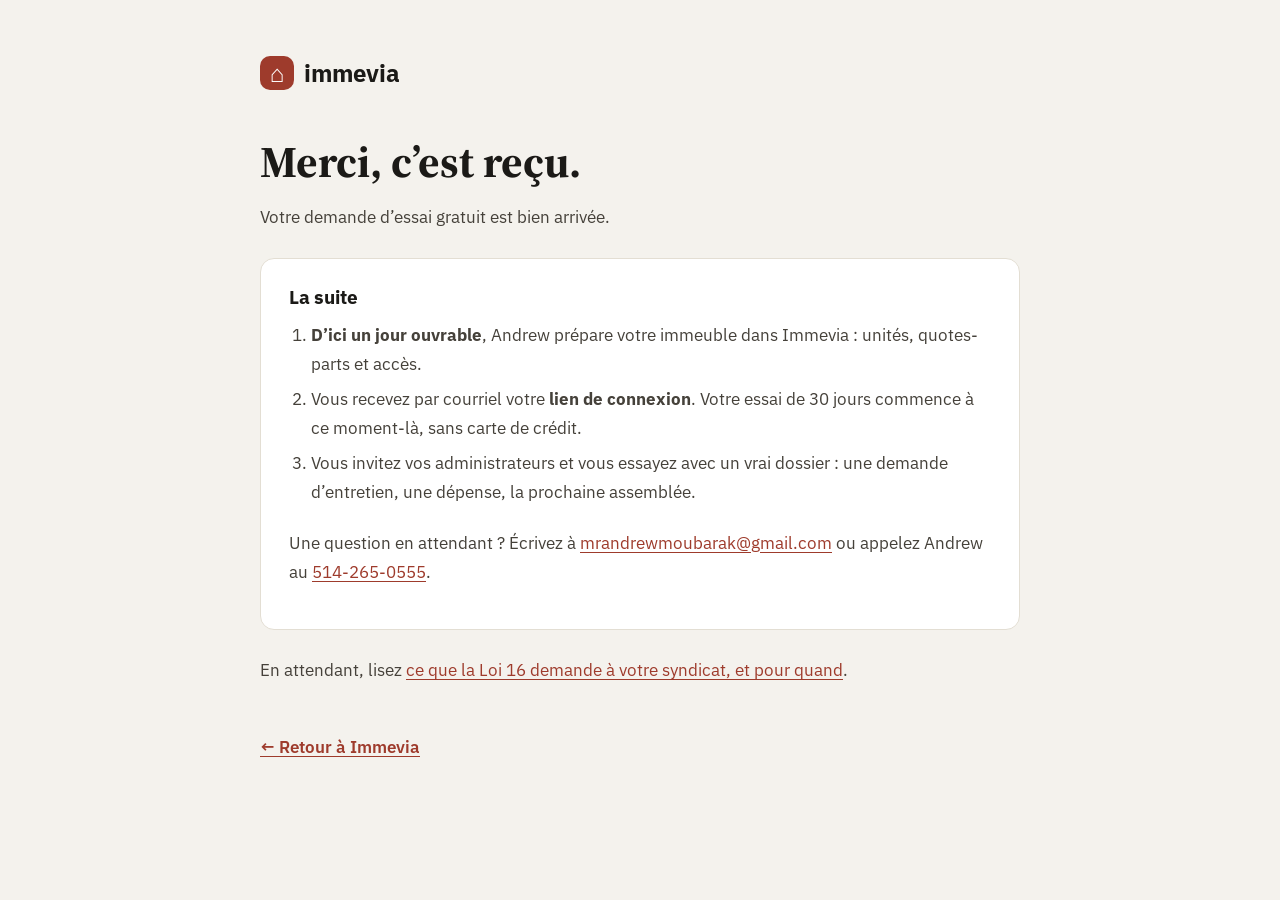
<file: static/merci.html>
<!doctype html><html lang="fr-CA"><head><meta charset="utf-8"><meta name="viewport" content="width=device-width,initial-scale=1"><meta name="robots" content="noindex"><title>Merci — Immevia</title><link rel="icon" href="/favicon.svg"><link rel="preconnect" href="https://fonts.googleapis.com"><link rel="preconnect" href="https://fonts.gstatic.com" crossorigin><link rel="stylesheet" href="https://fonts.googleapis.com/css2?family=IBM+Plex+Sans:wght@400;600;700&family=Source+Serif+4:wght@700&display=swap"><style>body{margin:0;font-family:"IBM Plex Sans",-apple-system,BlinkMacSystemFont,"Segoe UI",sans-serif;background:#F4F2ED;color:#1B1A17;font-size:17px}main{max-width:760px;margin:auto;padding:56px 22px 90px}a{color:#9E3B2C;text-underline-offset:3px}a:focus-visible{outline:2px solid #9E3B2C;outline-offset:2px}.brand{font-weight:700;font-size:24px;text-decoration:none;color:#1B1A17;display:inline-flex;align-items:center;gap:10px}.brand i{display:grid;place-items:center;width:34px;height:34px;border-radius:10px;background:#9E3B2C;color:#fff;font-style:normal}h1{font-family:"Source Serif 4",Georgia,serif;font-size:44px;font-weight:700;margin:48px 0 10px;line-height:1.1}h2{font-size:19px;margin:0 0 12px}p,li{line-height:1.7;color:#45413A}.box{background:#fff;border:1px solid #E3DED3;border-radius:14px;padding:26px 28px;margin-top:26px}ol{padding-left:22px;margin:0}li{margin:6px 0}.contact{margin-top:22px}.back{display:inline-block;margin-top:34px;font-weight:600}</style></head><body><main><a class="brand" href="/"><i aria-hidden="true">⌂</i>immevia</a><h1>Merci, c’est reçu.</h1><p>Votre demande d’essai gratuit est bien arrivée.</p><div class="box"><h2>La suite</h2><ol><li><b>D’ici un jour ouvrable</b>, Andrew prépare votre immeuble dans Immevia : unités, quotes-parts et accès.</li><li>Vous recevez par courriel votre <b>lien de connexion</b>. Votre essai de 30 jours commence à ce moment-là, sans carte de crédit.</li><li>Vous invitez vos administrateurs et vous essayez avec un vrai dossier : une demande d’entretien, une dépense, la prochaine assemblée.</li></ol><p class="contact">Une question en attendant ? Écrivez à <a href="mailto:mrandrewmoubarak@gmail.com">mrandrewmoubarak@gmail.com</a> ou appelez Andrew au <a href="tel:+15142650555">514-265-0555</a>.</p></div><p style="margin-top:26px">En attendant, lisez <a href="/loi-16/">ce que la Loi 16 demande à votre syndicat, et pour quand</a>.</p><a class="back" href="/">← Retour à Immevia</a></main></body></html>
</file>
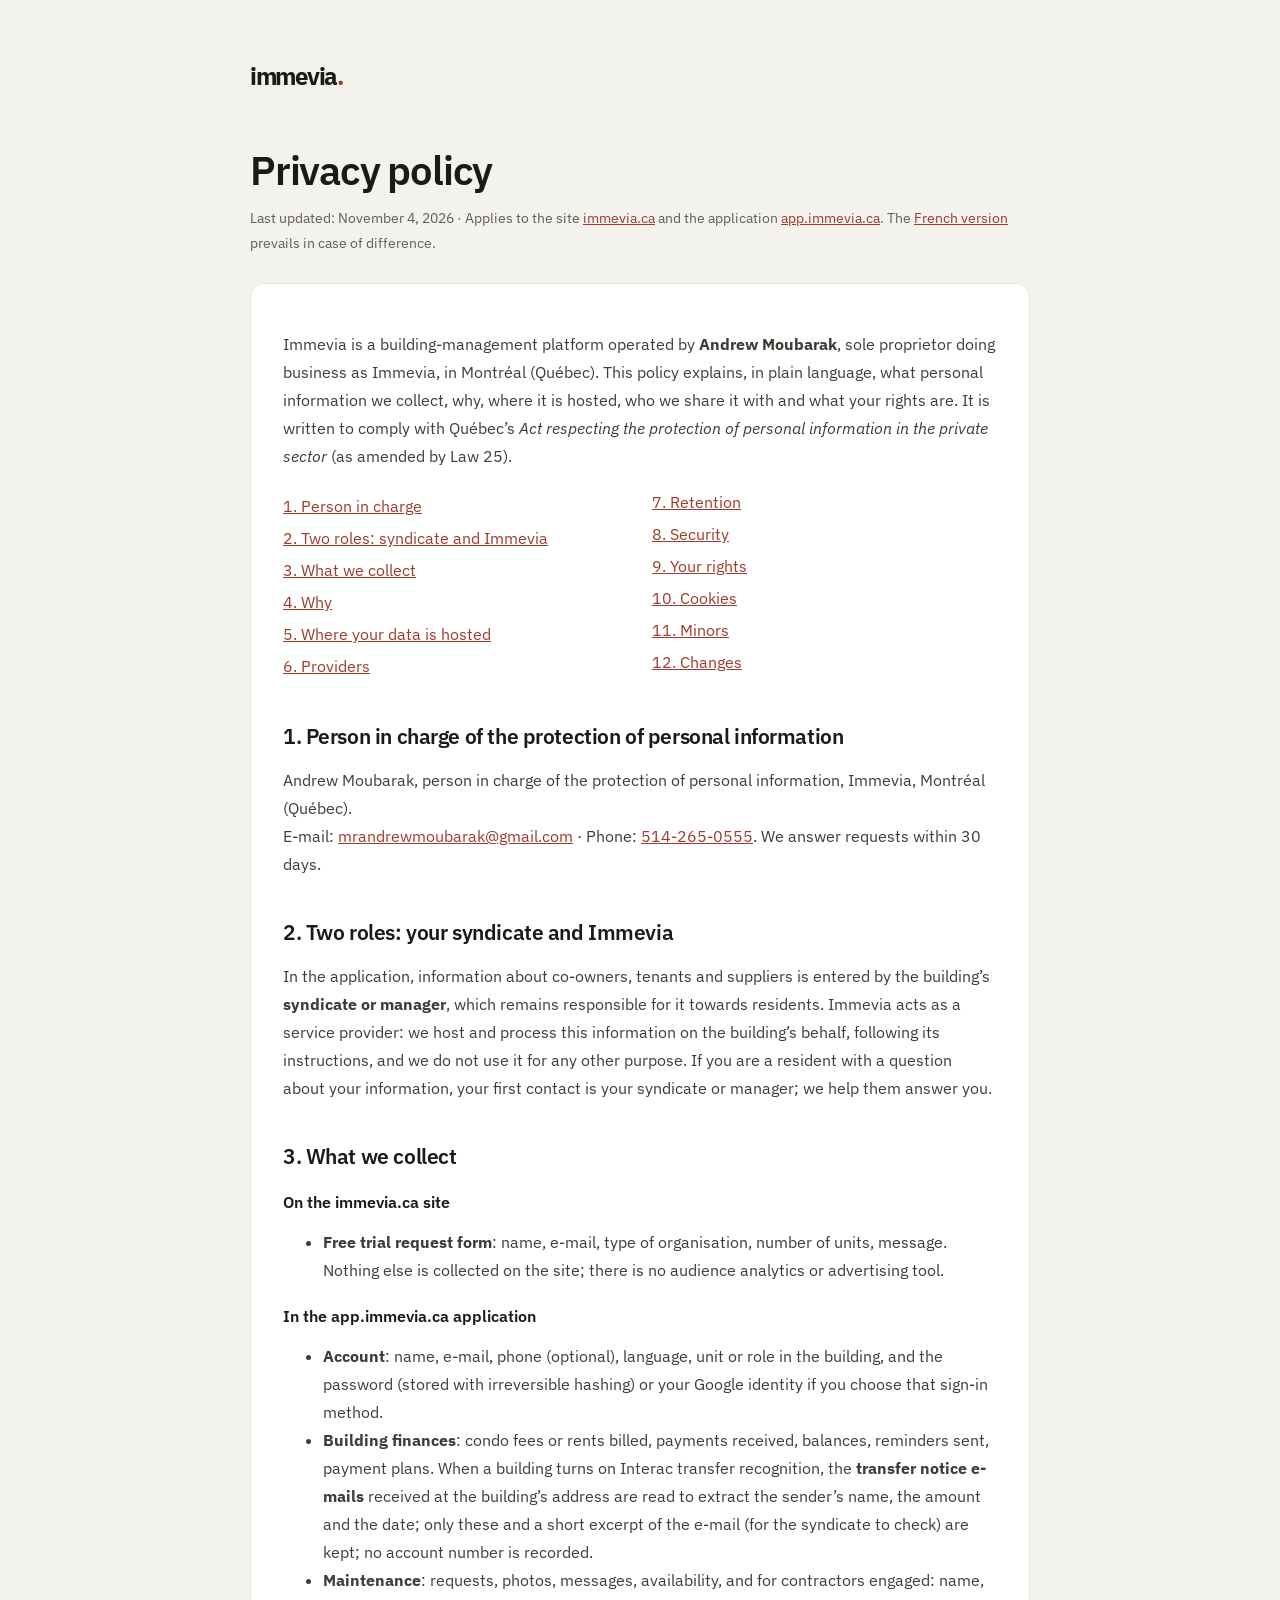
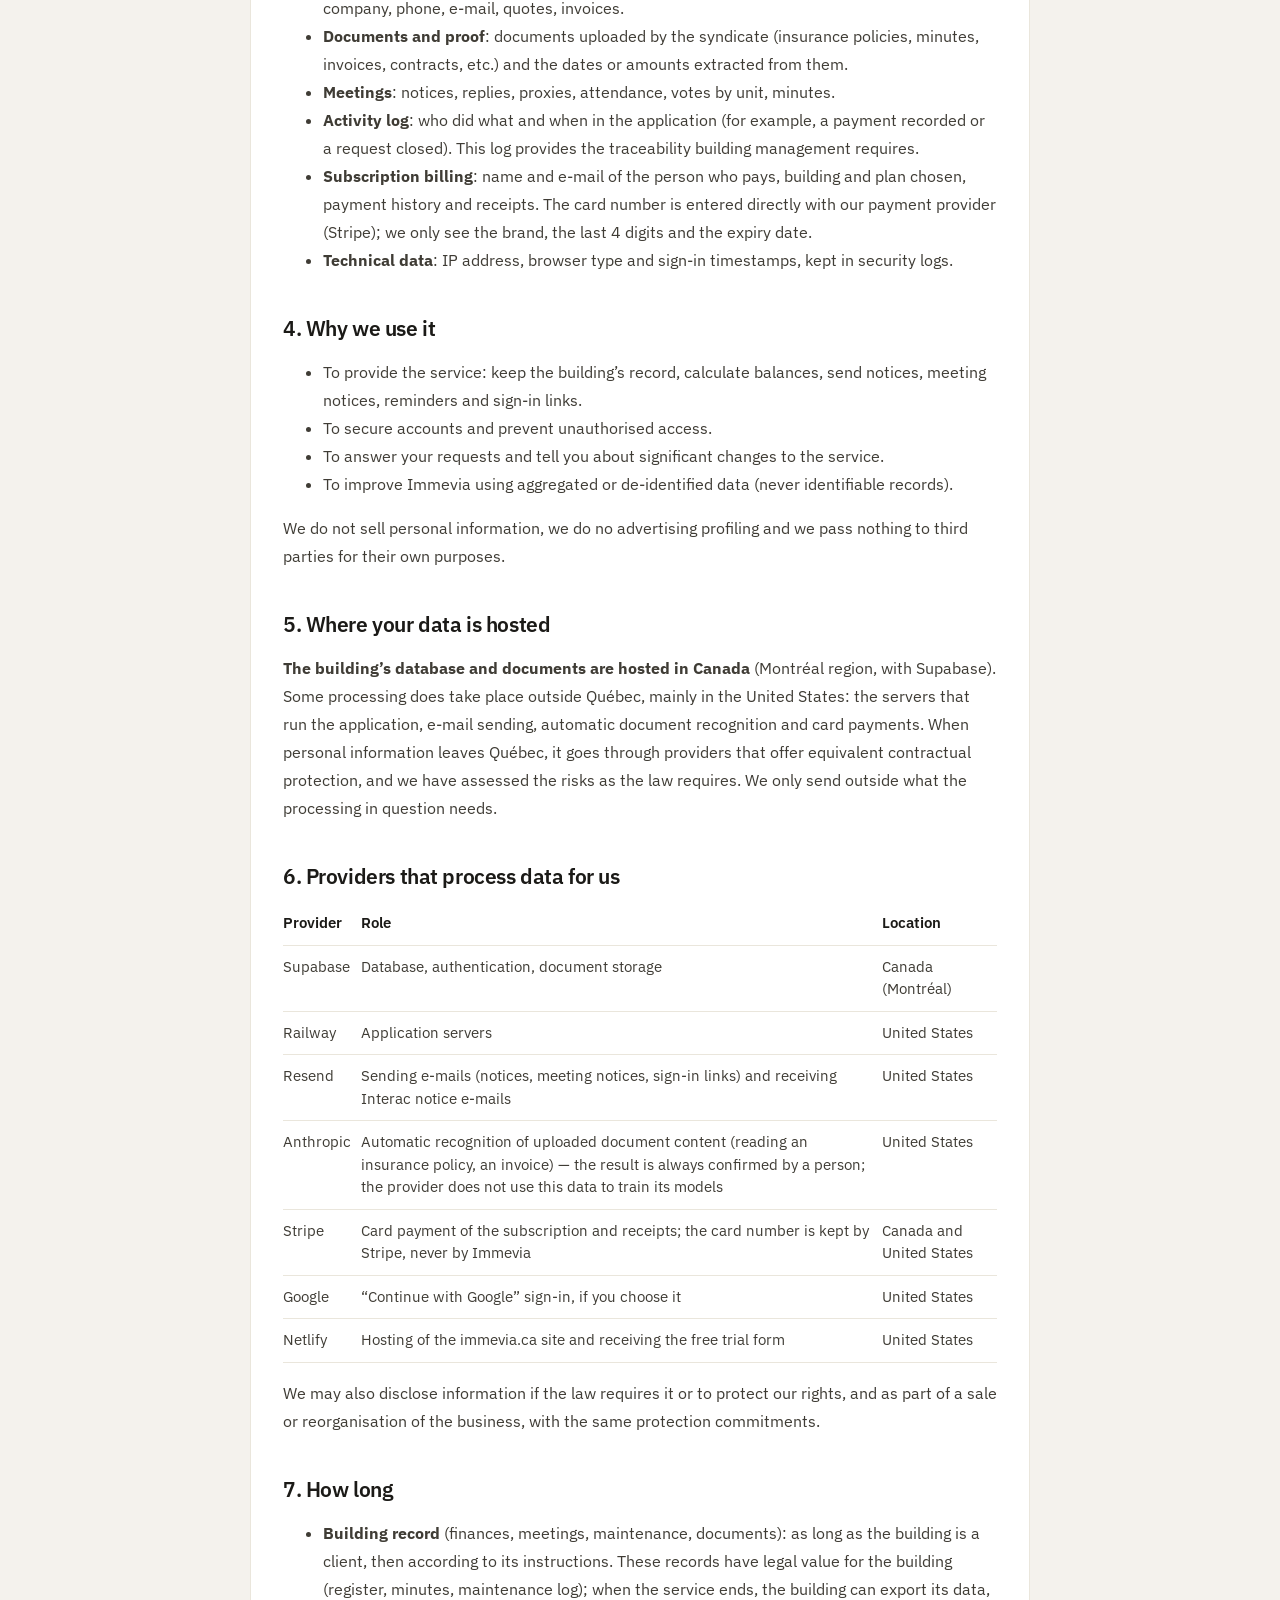
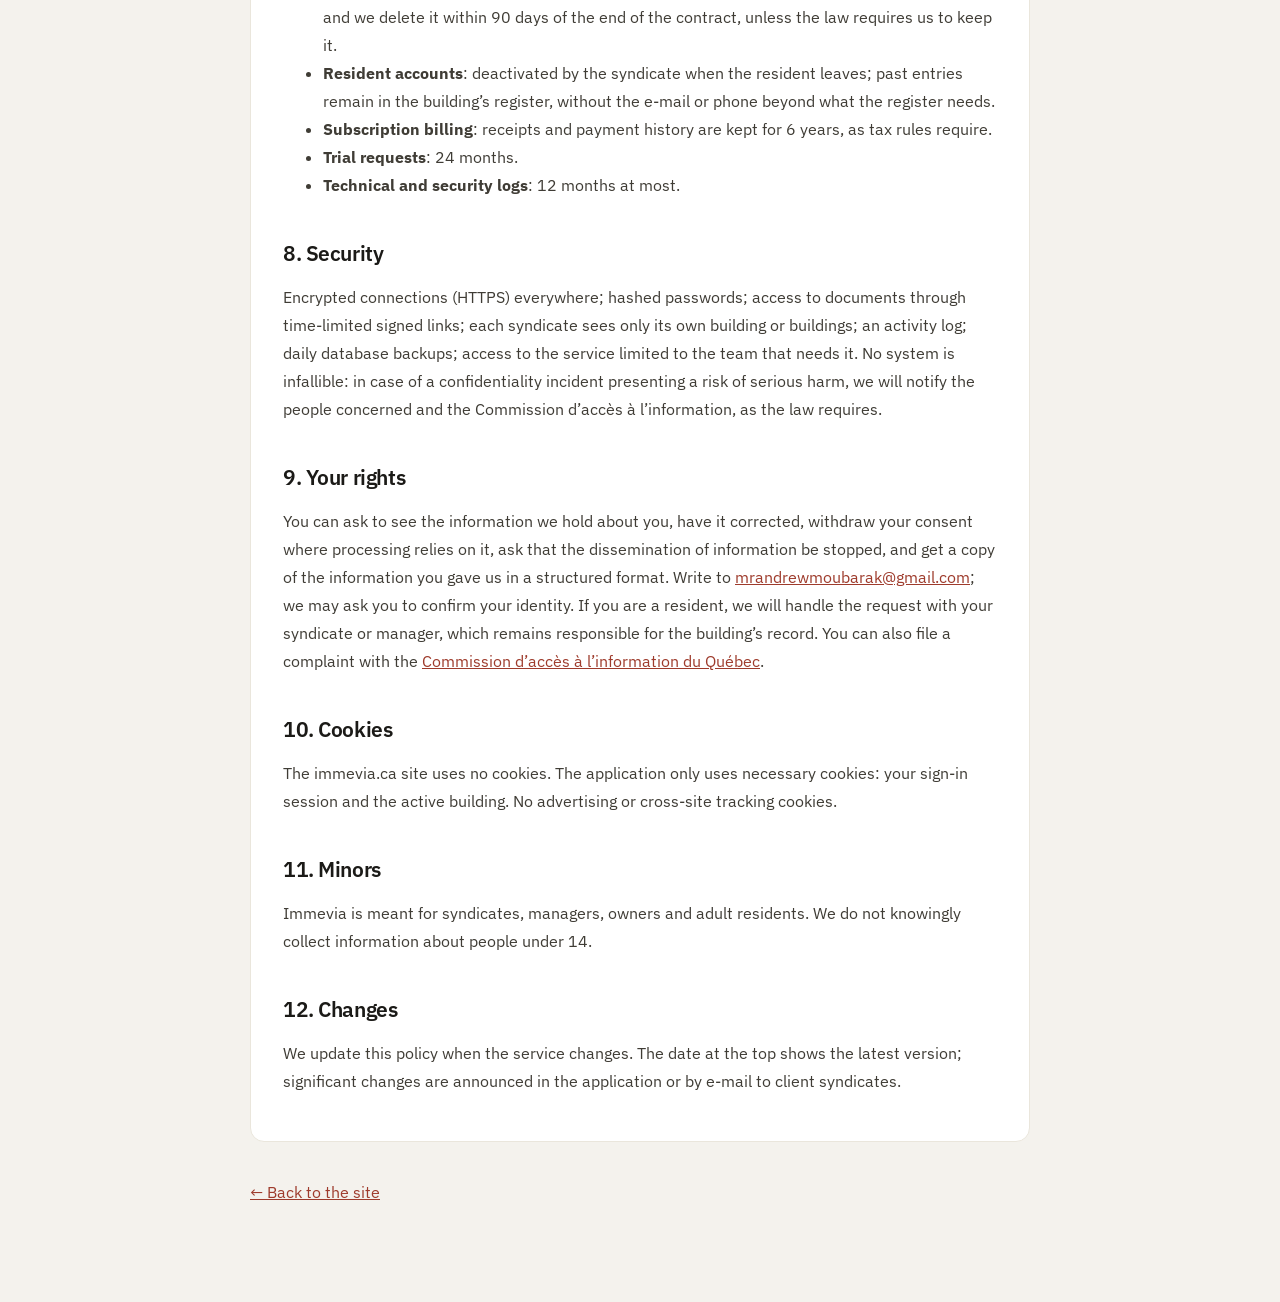
<file: static/en/privacy.html>
<!doctype html><html lang="en"><head><meta charset="utf-8"><meta name="viewport" content="width=device-width,initial-scale=1"><title>Privacy policy — Immevia</title><meta name="description" content="What information Immevia collects, why, where it is hosted, and your rights."><link rel="canonical" href="https://immevia.ca/en/privacy.html"><link rel="icon" href="/favicon.svg"><link rel="preconnect" href="https://fonts.googleapis.com"><link rel="preconnect" href="https://fonts.gstatic.com" crossorigin><link rel="stylesheet" href="https://fonts.googleapis.com/css2?family=IBM+Plex+Sans:wght@400;500;600&display=swap"><style>body{margin:0;font-family:"IBM Plex Sans",-apple-system,BlinkMacSystemFont,"Segoe UI",sans-serif;background:#F4F2ED;color:#1B1A17;-webkit-font-smoothing:antialiased}main{max-width:780px;margin:auto;padding:60px 24px 100px}a{color:#9E3B2C}.brand{font-weight:800;font-size:24px;text-decoration:none;color:#1B1A17;letter-spacing:-1.3px}.brand span{color:#9E3B2C}h1{font-size:40px;letter-spacing:-.03em;line-height:1.1;margin:56px 0 10px;font-weight:600}h2{font-size:21px;letter-spacing:-.02em;margin:40px 0 10px;font-weight:600}h3{font-size:16px;margin:22px 0 6px;font-weight:600}p,li{line-height:1.75;color:#3F3C35;font-size:16px}.meta{color:#615E55;font-size:14px}.box{background:#fff;border:1px solid #EAE6DC;border-radius:14px;padding:30px 32px;margin-top:28px}table{border-collapse:collapse;width:100%;margin:12px 0 4px;font-size:15px}th,td{text-align:left;vertical-align:top;padding:10px 10px 10px 0;border-bottom:1px solid #EAE6DC;line-height:1.5}th{font-weight:600;color:#1B1A17}td{color:#3F3C35}.toc{margin:18px 0 0;padding:0;list-style:none;columns:2;gap:24px;font-size:14px}.toc li{margin:4px 0}.back{display:inline-block;margin-top:40px}@media(max-width:600px){h1{font-size:32px}.box{padding:22px 18px}.toc{columns:1}table{font-size:14px}}</style></head>
<body><main>
<a class="brand" href="/en/">immevia<span>.</span></a>
<h1>Privacy policy</h1>
<p class="meta">Last updated: November 4, 2026 · Applies to the site <a href="https://immevia.ca/en/">immevia.ca</a> and the application <a href="https://app.immevia.ca">app.immevia.ca</a>. The <a href="/confidentialite.html" hreflang="fr">French version</a> prevails in case of difference.</p>

<div class="box">
<p>Immevia is a building-management platform operated by <strong>Andrew Moubarak</strong>, sole proprietor doing business as Immevia, in Montréal (Québec). This policy explains, in plain language, what personal information we collect, why, where it is hosted, who we share it with and what your rights are. It is written to comply with Québec’s <em>Act respecting the protection of personal information in the private sector</em> (as amended by Law 25).</p>
<ul class="toc">
<li><a href="#officer">1. Person in charge</a></li>
<li><a href="#roles">2. Two roles: syndicate and Immevia</a></li>
<li><a href="#collect">3. What we collect</a></li>
<li><a href="#why">4. Why</a></li>
<li><a href="#hosting">5. Where your data is hosted</a></li>
<li><a href="#providers">6. Providers</a></li>
<li><a href="#retention">7. Retention</a></li>
<li><a href="#security">8. Security</a></li>
<li><a href="#rights">9. Your rights</a></li>
<li><a href="#cookies">10. Cookies</a></li>
<li><a href="#minors">11. Minors</a></li>
<li><a href="#changes">12. Changes</a></li>
</ul>

<h2 id="officer">1. Person in charge of the protection of personal information</h2>
<p>Andrew Moubarak, person in charge of the protection of personal information, Immevia, Montréal (Québec).<br>E-mail: <a href="mailto:mrandrewmoubarak@gmail.com">mrandrewmoubarak@gmail.com</a> · Phone: <a href="tel:+15142650555">514-265-0555</a>. We answer requests within 30 days.</p>

<h2 id="roles">2. Two roles: your syndicate and Immevia</h2>
<p>In the application, information about co-owners, tenants and suppliers is entered by the building’s <strong>syndicate or manager</strong>, which remains responsible for it towards residents. Immevia acts as a service provider: we host and process this information on the building’s behalf, following its instructions, and we do not use it for any other purpose. If you are a resident with a question about your information, your first contact is your syndicate or manager; we help them answer you.</p>

<h2 id="collect">3. What we collect</h2>
<h3>On the immevia.ca site</h3>
<ul><li><strong>Free trial request form</strong>: name, e-mail, type of organisation, number of units, message. Nothing else is collected on the site; there is no audience analytics or advertising tool.</li></ul>
<h3>In the app.immevia.ca application</h3>
<ul>
<li><strong>Account</strong>: name, e-mail, phone (optional), language, unit or role in the building, and the password (stored with irreversible hashing) or your Google identity if you choose that sign-in method.</li>
<li><strong>Building finances</strong>: condo fees or rents billed, payments received, balances, reminders sent, payment plans. When a building turns on Interac transfer recognition, the <strong>transfer notice e-mails</strong> received at the building’s address are read to extract the sender’s name, the amount and the date; only these and a short excerpt of the e-mail (for the syndicate to check) are kept; no account number is recorded.</li>
<li><strong>Maintenance</strong>: requests, photos, messages, availability, and for contractors engaged: name, company, phone, e-mail, quotes, invoices.</li>
<li><strong>Documents and proof</strong>: documents uploaded by the syndicate (insurance policies, minutes, invoices, contracts, etc.) and the dates or amounts extracted from them.</li>
<li><strong>Meetings</strong>: notices, replies, proxies, attendance, votes by unit, minutes.</li>
<li><strong>Activity log</strong>: who did what and when in the application (for example, a payment recorded or a request closed). This log provides the traceability building management requires.</li>
<li><strong>Subscription billing</strong>: name and e-mail of the person who pays, building and plan chosen, payment history and receipts. The card number is entered directly with our payment provider (Stripe); we only see the brand, the last 4 digits and the expiry date.</li>
<li><strong>Technical data</strong>: IP address, browser type and sign-in timestamps, kept in security logs.</li>
</ul>

<h2 id="why">4. Why we use it</h2>
<ul>
<li>To provide the service: keep the building’s record, calculate balances, send notices, meeting notices, reminders and sign-in links.</li>
<li>To secure accounts and prevent unauthorised access.</li>
<li>To answer your requests and tell you about significant changes to the service.</li>
<li>To improve Immevia using aggregated or de-identified data (never identifiable records).</li>
</ul>
<p>We do not sell personal information, we do no advertising profiling and we pass nothing to third parties for their own purposes.</p>

<h2 id="hosting">5. Where your data is hosted</h2>
<p><strong>The building’s database and documents are hosted in Canada</strong> (Montréal region, with Supabase). Some processing does take place outside Québec, mainly in the United States: the servers that run the application, e-mail sending, automatic document recognition and card payments. When personal information leaves Québec, it goes through providers that offer equivalent contractual protection, and we have assessed the risks as the law requires. We only send outside what the processing in question needs.</p>

<h2 id="providers">6. Providers that process data for us</h2>
<table>
<tr><th>Provider</th><th>Role</th><th>Location</th></tr>
<tr><td>Supabase</td><td>Database, authentication, document storage</td><td>Canada (Montréal)</td></tr>
<tr><td>Railway</td><td>Application servers</td><td>United States</td></tr>
<tr><td>Resend</td><td>Sending e-mails (notices, meeting notices, sign-in links) and receiving Interac notice e-mails</td><td>United States</td></tr>
<tr><td>Anthropic</td><td>Automatic recognition of uploaded document content (reading an insurance policy, an invoice) — the result is always confirmed by a person; the provider does not use this data to train its models</td><td>United States</td></tr>
<tr><td>Stripe</td><td>Card payment of the subscription and receipts; the card number is kept by Stripe, never by Immevia</td><td>Canada and United States</td></tr>
<tr><td>Google</td><td>“Continue with Google” sign-in, if you choose it</td><td>United States</td></tr>
<tr><td>Netlify</td><td>Hosting of the immevia.ca site and receiving the free trial form</td><td>United States</td></tr>
</table>
<p>We may also disclose information if the law requires it or to protect our rights, and as part of a sale or reorganisation of the business, with the same protection commitments.</p>

<h2 id="retention">7. How long</h2>
<ul>
<li><strong>Building record</strong> (finances, meetings, maintenance, documents): as long as the building is a client, then according to its instructions. These records have legal value for the building (register, minutes, maintenance log); when the service ends, the building can export its data, and we delete it within 90 days of the end of the contract, unless the law requires us to keep it.</li>
<li><strong>Resident accounts</strong>: deactivated by the syndicate when the resident leaves; past entries remain in the building’s register, without the e-mail or phone beyond what the register needs.</li>
<li><strong>Subscription billing</strong>: receipts and payment history are kept for 6 years, as tax rules require.</li>
<li><strong>Trial requests</strong>: 24 months.</li>
<li><strong>Technical and security logs</strong>: 12 months at most.</li>
</ul>

<h2 id="security">8. Security</h2>
<p>Encrypted connections (HTTPS) everywhere; hashed passwords; access to documents through time-limited signed links; each syndicate sees only its own building or buildings; an activity log; daily database backups; access to the service limited to the team that needs it. No system is infallible: in case of a confidentiality incident presenting a risk of serious harm, we will notify the people concerned and the Commission d’accès à l’information, as the law requires.</p>

<h2 id="rights">9. Your rights</h2>
<p>You can ask to see the information we hold about you, have it corrected, withdraw your consent where processing relies on it, ask that the dissemination of information be stopped, and get a copy of the information you gave us in a structured format. Write to <a href="mailto:mrandrewmoubarak@gmail.com">mrandrewmoubarak@gmail.com</a>; we may ask you to confirm your identity. If you are a resident, we will handle the request with your syndicate or manager, which remains responsible for the building’s record. You can also file a complaint with the <a href="https://www.cai.gouv.qc.ca/">Commission d’accès à l’information du Québec</a>.</p>

<h2 id="cookies">10. Cookies</h2>
<p>The immevia.ca site uses no cookies. The application only uses necessary cookies: your sign-in session and the active building. No advertising or cross-site tracking cookies.</p>

<h2 id="minors">11. Minors</h2>
<p>Immevia is meant for syndicates, managers, owners and adult residents. We do not knowingly collect information about people under 14.</p>

<h2 id="changes">12. Changes</h2>
<p>We update this policy when the service changes. The date at the top shows the latest version; significant changes are announced in the application or by e-mail to client syndicates.</p>
</div>
<a class="back" href="/en/">← Back to the site</a>
</main></body></html>
</file>
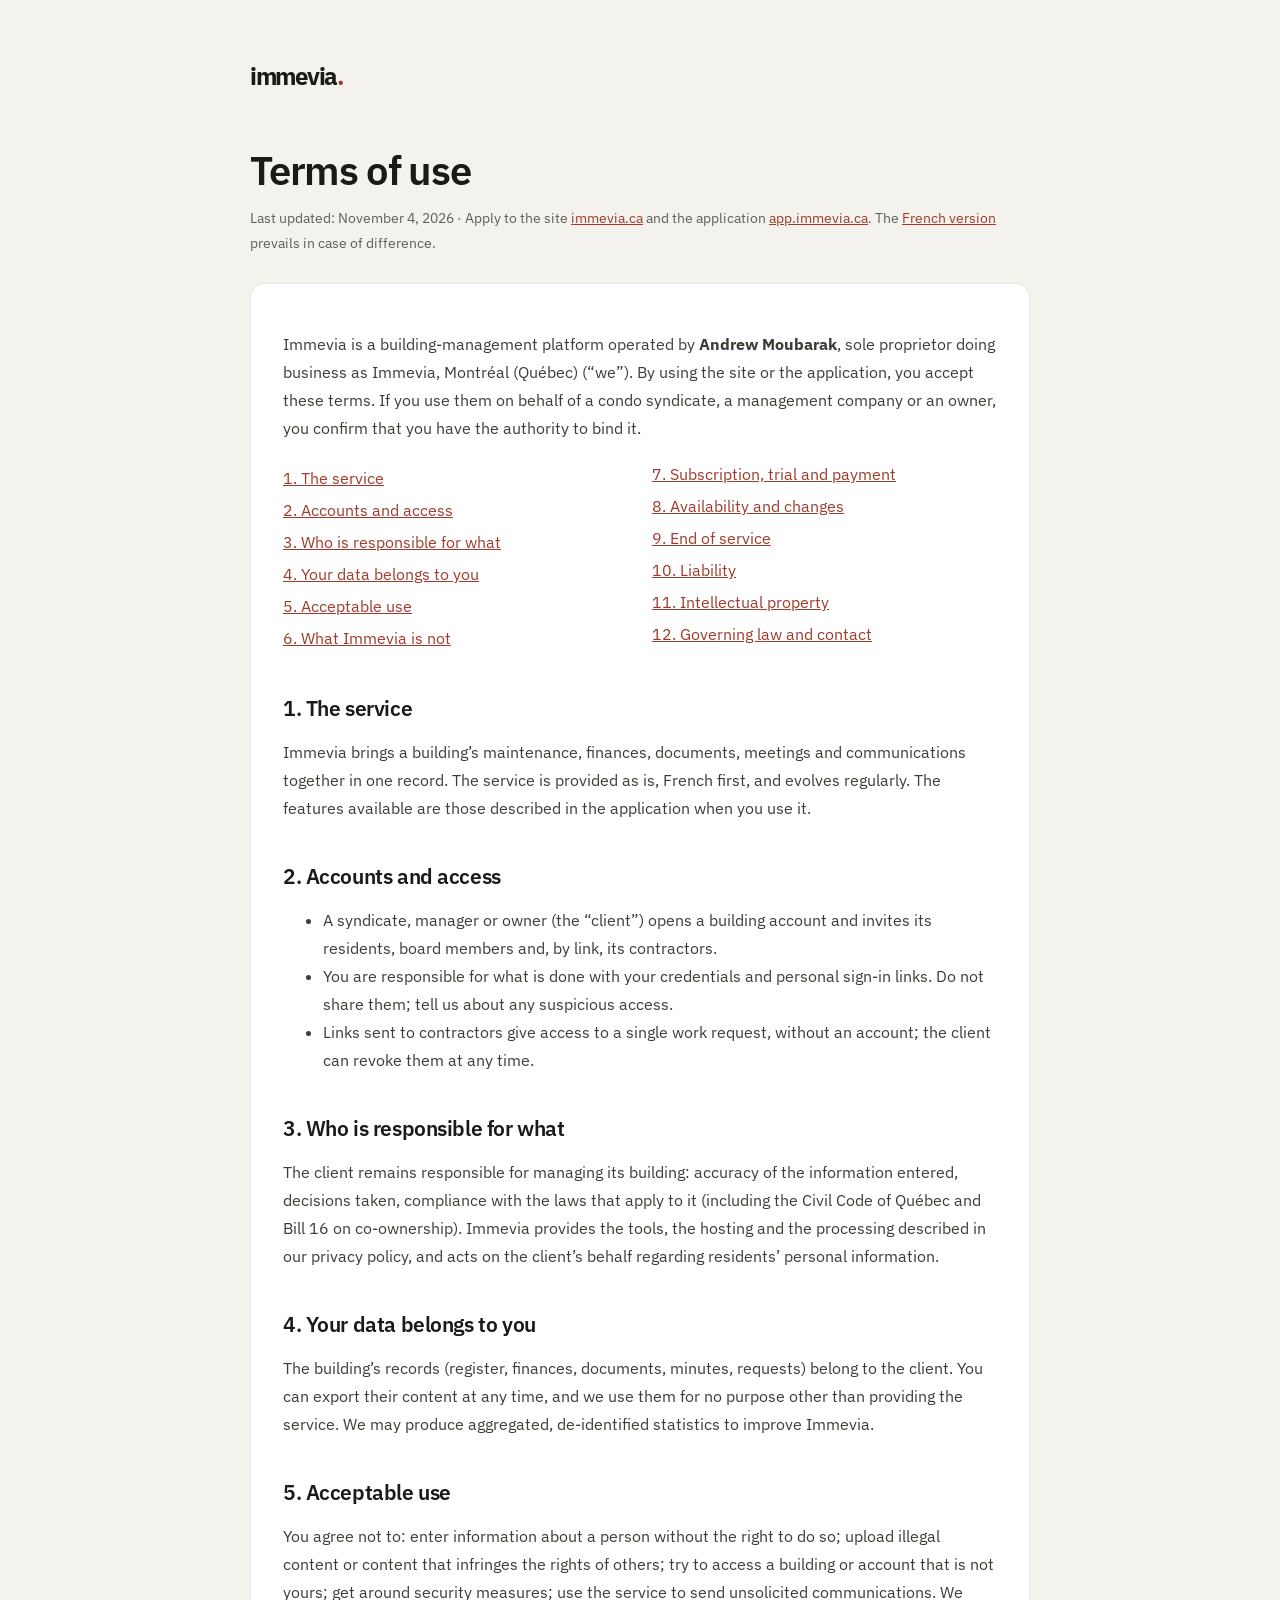
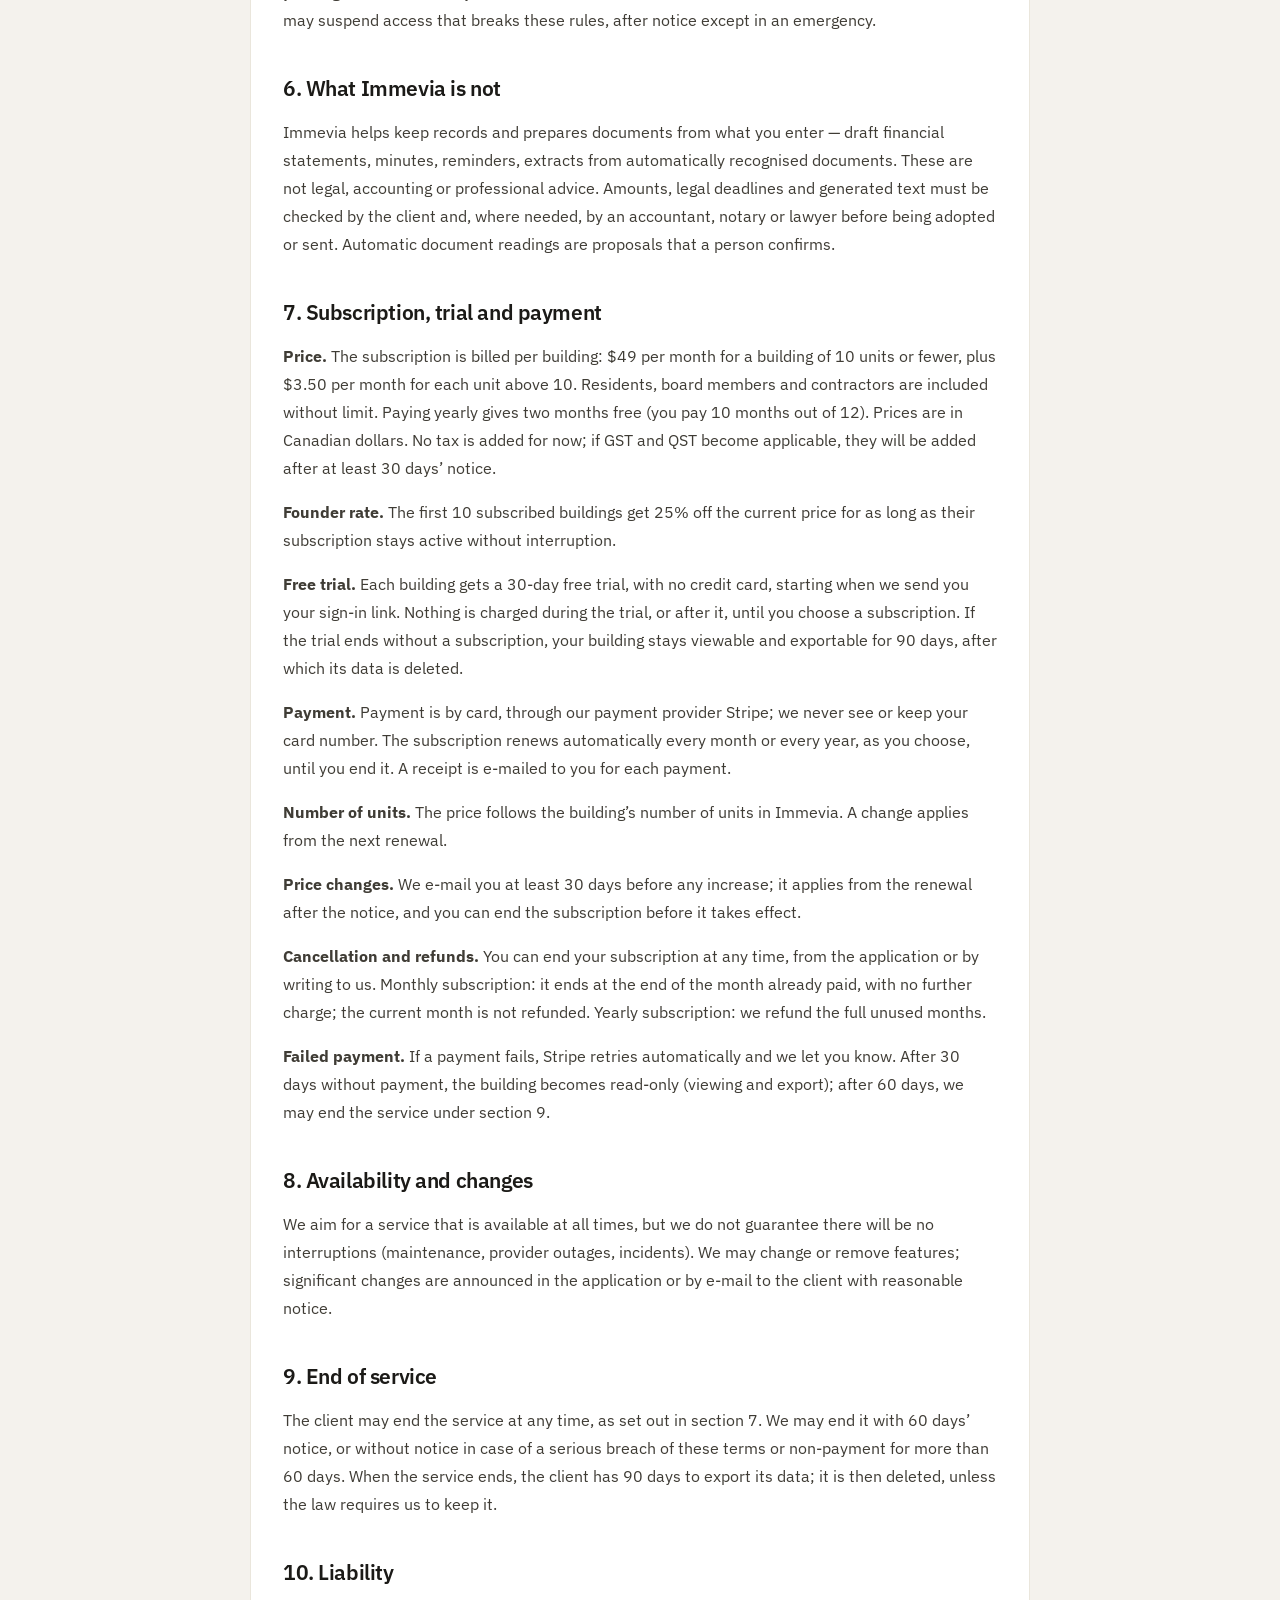
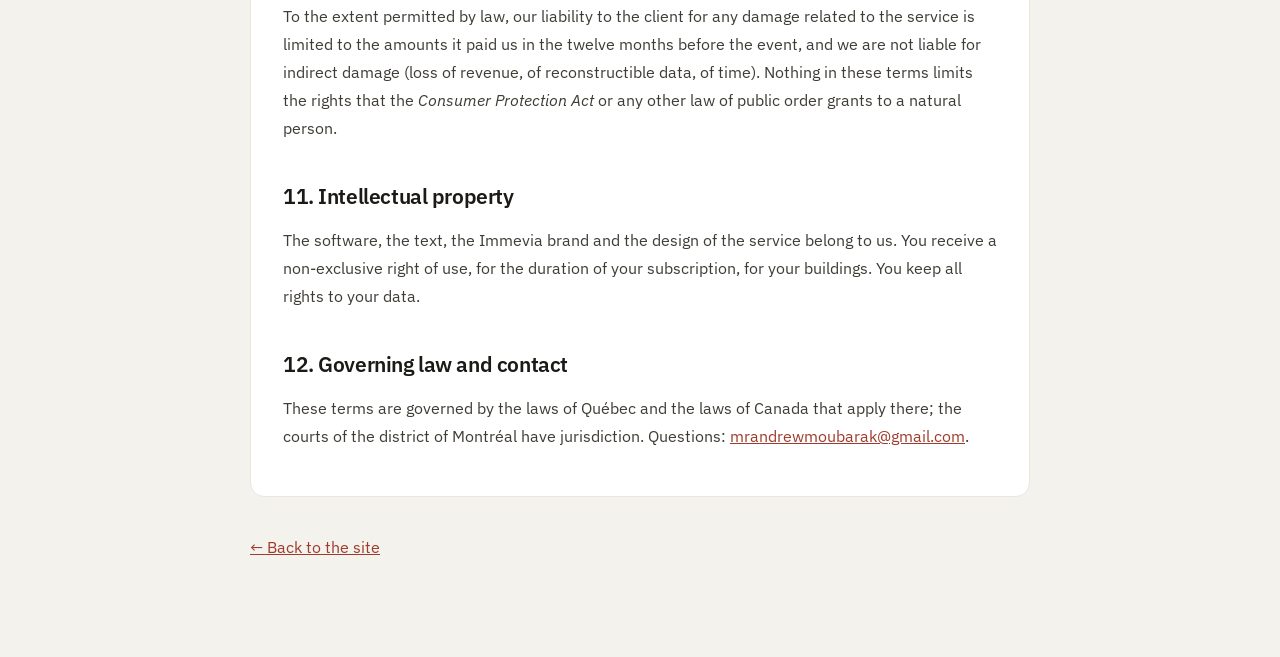
<file: static/en/terms.html>
<!doctype html><html lang="en"><head><meta charset="utf-8"><meta name="viewport" content="width=device-width,initial-scale=1"><title>Terms of use — Immevia</title><meta name="description" content="The terms of use of the immevia.ca site and the Immevia application."><link rel="canonical" href="https://immevia.ca/en/terms.html"><link rel="icon" href="/favicon.svg"><link rel="preconnect" href="https://fonts.googleapis.com"><link rel="preconnect" href="https://fonts.gstatic.com" crossorigin><link rel="stylesheet" href="https://fonts.googleapis.com/css2?family=IBM+Plex+Sans:wght@400;500;600&display=swap"><style>body{margin:0;font-family:"IBM Plex Sans",-apple-system,BlinkMacSystemFont,"Segoe UI",sans-serif;background:#F4F2ED;color:#1B1A17;-webkit-font-smoothing:antialiased}main{max-width:780px;margin:auto;padding:60px 24px 100px}a{color:#9E3B2C}.brand{font-weight:800;font-size:24px;text-decoration:none;color:#1B1A17;letter-spacing:-1.3px}.brand span{color:#9E3B2C}h1{font-size:40px;letter-spacing:-.03em;line-height:1.1;margin:56px 0 10px;font-weight:600}h2{font-size:21px;letter-spacing:-.02em;margin:40px 0 10px;font-weight:600}p,li{line-height:1.75;color:#3F3C35;font-size:16px}.meta{color:#615E55;font-size:14px}.box{background:#fff;border:1px solid #EAE6DC;border-radius:14px;padding:30px 32px;margin-top:28px}.toc{margin:18px 0 0;padding:0;list-style:none;columns:2;gap:24px;font-size:14px}.toc li{margin:4px 0}.back{display:inline-block;margin-top:40px}@media(max-width:600px){h1{font-size:32px}.box{padding:22px 18px}.toc{columns:1}}</style></head>
<body><main>
<a class="brand" href="/en/">immevia<span>.</span></a>
<h1>Terms of use</h1>
<p class="meta">Last updated: November 4, 2026 · Apply to the site <a href="https://immevia.ca/en/">immevia.ca</a> and the application <a href="https://app.immevia.ca">app.immevia.ca</a>. The <a href="/conditions.html" hreflang="fr">French version</a> prevails in case of difference.</p>

<div class="box">
<p>Immevia is a building-management platform operated by <strong>Andrew Moubarak</strong>, sole proprietor doing business as Immevia, Montréal (Québec) (“we”). By using the site or the application, you accept these terms. If you use them on behalf of a condo syndicate, a management company or an owner, you confirm that you have the authority to bind it.</p>
<ul class="toc">
<li><a href="#service">1. The service</a></li>
<li><a href="#accounts">2. Accounts and access</a></li>
<li><a href="#roles">3. Who is responsible for what</a></li>
<li><a href="#data">4. Your data belongs to you</a></li>
<li><a href="#use">5. Acceptable use</a></li>
<li><a href="#advice">6. What Immevia is not</a></li>
<li><a href="#pricing">7. Subscription, trial and payment</a></li>
<li><a href="#availability">8. Availability and changes</a></li>
<li><a href="#end">9. End of service</a></li>
<li><a href="#liability">10. Liability</a></li>
<li><a href="#ip">11. Intellectual property</a></li>
<li><a href="#law">12. Governing law and contact</a></li>
</ul>

<h2 id="service">1. The service</h2>
<p>Immevia brings a building’s maintenance, finances, documents, meetings and communications together in one record. The service is provided as is, French first, and evolves regularly. The features available are those described in the application when you use it.</p>

<h2 id="accounts">2. Accounts and access</h2>
<ul>
<li>A syndicate, manager or owner (the “client”) opens a building account and invites its residents, board members and, by link, its contractors.</li>
<li>You are responsible for what is done with your credentials and personal sign-in links. Do not share them; tell us about any suspicious access.</li>
<li>Links sent to contractors give access to a single work request, without an account; the client can revoke them at any time.</li>
</ul>

<h2 id="roles">3. Who is responsible for what</h2>
<p>The client remains responsible for managing its building: accuracy of the information entered, decisions taken, compliance with the laws that apply to it (including the Civil Code of Québec and Bill 16 on co-ownership). Immevia provides the tools, the hosting and the processing described in our privacy policy, and acts on the client’s behalf regarding residents’ personal information.</p>

<h2 id="data">4. Your data belongs to you</h2>
<p>The building’s records (register, finances, documents, minutes, requests) belong to the client. You can export their content at any time, and we use them for no purpose other than providing the service. We may produce aggregated, de-identified statistics to improve Immevia.</p>

<h2 id="use">5. Acceptable use</h2>
<p>You agree not to: enter information about a person without the right to do so; upload illegal content or content that infringes the rights of others; try to access a building or account that is not yours; get around security measures; use the service to send unsolicited communications. We may suspend access that breaks these rules, after notice except in an emergency.</p>

<h2 id="advice">6. What Immevia is not</h2>
<p>Immevia helps keep records and prepares documents from what you enter — draft financial statements, minutes, reminders, extracts from automatically recognised documents. These are not legal, accounting or professional advice. Amounts, legal deadlines and generated text must be checked by the client and, where needed, by an accountant, notary or lawyer before being adopted or sent. Automatic document readings are proposals that a person confirms.</p>

<h2 id="pricing">7. Subscription, trial and payment</h2>
<p><strong>Price.</strong> The subscription is billed per building: $49 per month for a building of 10 units or fewer, plus $3.50 per month for each unit above 10. Residents, board members and contractors are included without limit. Paying yearly gives two months free (you pay 10 months out of 12). Prices are in Canadian dollars. No tax is added for now; if GST and QST become applicable, they will be added after at least 30 days’ notice.</p>
<p><strong>Founder rate.</strong> The first 10 subscribed buildings get 25% off the current price for as long as their subscription stays active without interruption.</p>
<p><strong>Free trial.</strong> Each building gets a 30-day free trial, with no credit card, starting when we send you your sign-in link. Nothing is charged during the trial, or after it, until you choose a subscription. If the trial ends without a subscription, your building stays viewable and exportable for 90 days, after which its data is deleted.</p>
<p><strong>Payment.</strong> Payment is by card, through our payment provider Stripe; we never see or keep your card number. The subscription renews automatically every month or every year, as you choose, until you end it. A receipt is e-mailed to you for each payment.</p>
<p><strong>Number of units.</strong> The price follows the building’s number of units in Immevia. A change applies from the next renewal.</p>
<p><strong>Price changes.</strong> We e-mail you at least 30 days before any increase; it applies from the renewal after the notice, and you can end the subscription before it takes effect.</p>
<p><strong>Cancellation and refunds.</strong> You can end your subscription at any time, from the application or by writing to us. Monthly subscription: it ends at the end of the month already paid, with no further charge; the current month is not refunded. Yearly subscription: we refund the full unused months.</p>
<p><strong>Failed payment.</strong> If a payment fails, Stripe retries automatically and we let you know. After 30 days without payment, the building becomes read-only (viewing and export); after 60 days, we may end the service under section 9.</p>

<h2 id="availability">8. Availability and changes</h2>
<p>We aim for a service that is available at all times, but we do not guarantee there will be no interruptions (maintenance, provider outages, incidents). We may change or remove features; significant changes are announced in the application or by e-mail to the client with reasonable notice.</p>

<h2 id="end">9. End of service</h2>
<p>The client may end the service at any time, as set out in section 7. We may end it with 60 days’ notice, or without notice in case of a serious breach of these terms or non-payment for more than 60 days. When the service ends, the client has 90 days to export its data; it is then deleted, unless the law requires us to keep it.</p>

<h2 id="liability">10. Liability</h2>
<p>To the extent permitted by law, our liability to the client for any damage related to the service is limited to the amounts it paid us in the twelve months before the event, and we are not liable for indirect damage (loss of revenue, of reconstructible data, of time). Nothing in these terms limits the rights that the <em>Consumer Protection Act</em> or any other law of public order grants to a natural person.</p>

<h2 id="ip">11. Intellectual property</h2>
<p>The software, the text, the Immevia brand and the design of the service belong to us. You receive a non-exclusive right of use, for the duration of your subscription, for your buildings. You keep all rights to your data.</p>

<h2 id="law">12. Governing law and contact</h2>
<p>These terms are governed by the laws of Québec and the laws of Canada that apply there; the courts of the district of Montréal have jurisdiction. Questions: <a href="mailto:mrandrewmoubarak@gmail.com">mrandrewmoubarak@gmail.com</a>.</p>
</div>
<a class="back" href="/en/">← Back to the site</a>
</main></body></html>
</file>
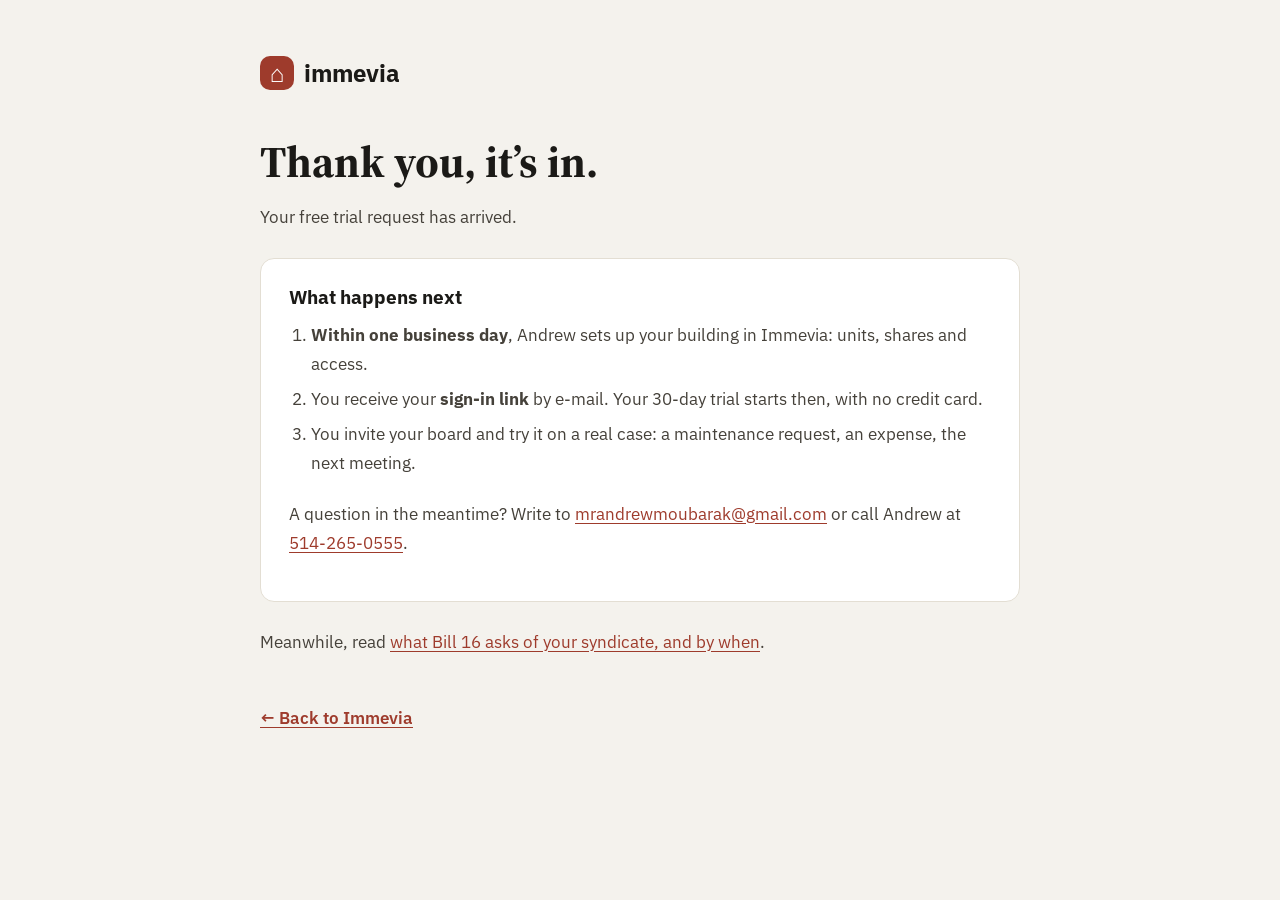
<file: static/en/thanks.html>
<!doctype html><html lang="en-CA"><head><meta charset="utf-8"><meta name="viewport" content="width=device-width,initial-scale=1"><meta name="robots" content="noindex"><title>Thank you — Immevia</title><link rel="icon" href="/favicon.svg"><link rel="preconnect" href="https://fonts.googleapis.com"><link rel="preconnect" href="https://fonts.gstatic.com" crossorigin><link rel="stylesheet" href="https://fonts.googleapis.com/css2?family=IBM+Plex+Sans:wght@400;600;700&family=Source+Serif+4:wght@700&display=swap"><style>body{margin:0;font-family:"IBM Plex Sans",-apple-system,BlinkMacSystemFont,"Segoe UI",sans-serif;background:#F4F2ED;color:#1B1A17;font-size:17px}main{max-width:760px;margin:auto;padding:56px 22px 90px}a{color:#9E3B2C;text-underline-offset:3px}a:focus-visible{outline:2px solid #9E3B2C;outline-offset:2px}.brand{font-weight:700;font-size:24px;text-decoration:none;color:#1B1A17;display:inline-flex;align-items:center;gap:10px}.brand i{display:grid;place-items:center;width:34px;height:34px;border-radius:10px;background:#9E3B2C;color:#fff;font-style:normal}h1{font-family:"Source Serif 4",Georgia,serif;font-size:44px;font-weight:700;margin:48px 0 10px;line-height:1.1}h2{font-size:19px;margin:0 0 12px}p,li{line-height:1.7;color:#45413A}.box{background:#fff;border:1px solid #E3DED3;border-radius:14px;padding:26px 28px;margin-top:26px}ol{padding-left:22px;margin:0}li{margin:6px 0}.contact{margin-top:22px}.back{display:inline-block;margin-top:34px;font-weight:600}</style></head><body><main><a class="brand" href="/en/"><i aria-hidden="true">⌂</i>immevia</a><h1>Thank you, it’s in.</h1><p>Your free trial request has arrived.</p><div class="box"><h2>What happens next</h2><ol><li><b>Within one business day</b>, Andrew sets up your building in Immevia: units, shares and access.</li><li>You receive your <b>sign-in link</b> by e-mail. Your 30-day trial starts then, with no credit card.</li><li>You invite your board and try it on a real case: a maintenance request, an expense, the next meeting.</li></ol><p class="contact">A question in the meantime? Write to <a href="mailto:mrandrewmoubarak@gmail.com">mrandrewmoubarak@gmail.com</a> or call Andrew at <a href="tel:+15142650555">514-265-0555</a>.</p></div><p style="margin-top:26px">Meanwhile, read <a href="/en/bill-16/">what Bill 16 asks of your syndicate, and by when</a>.</p><a class="back" href="/en/">← Back to Immevia</a></main></body></html>
</file>
